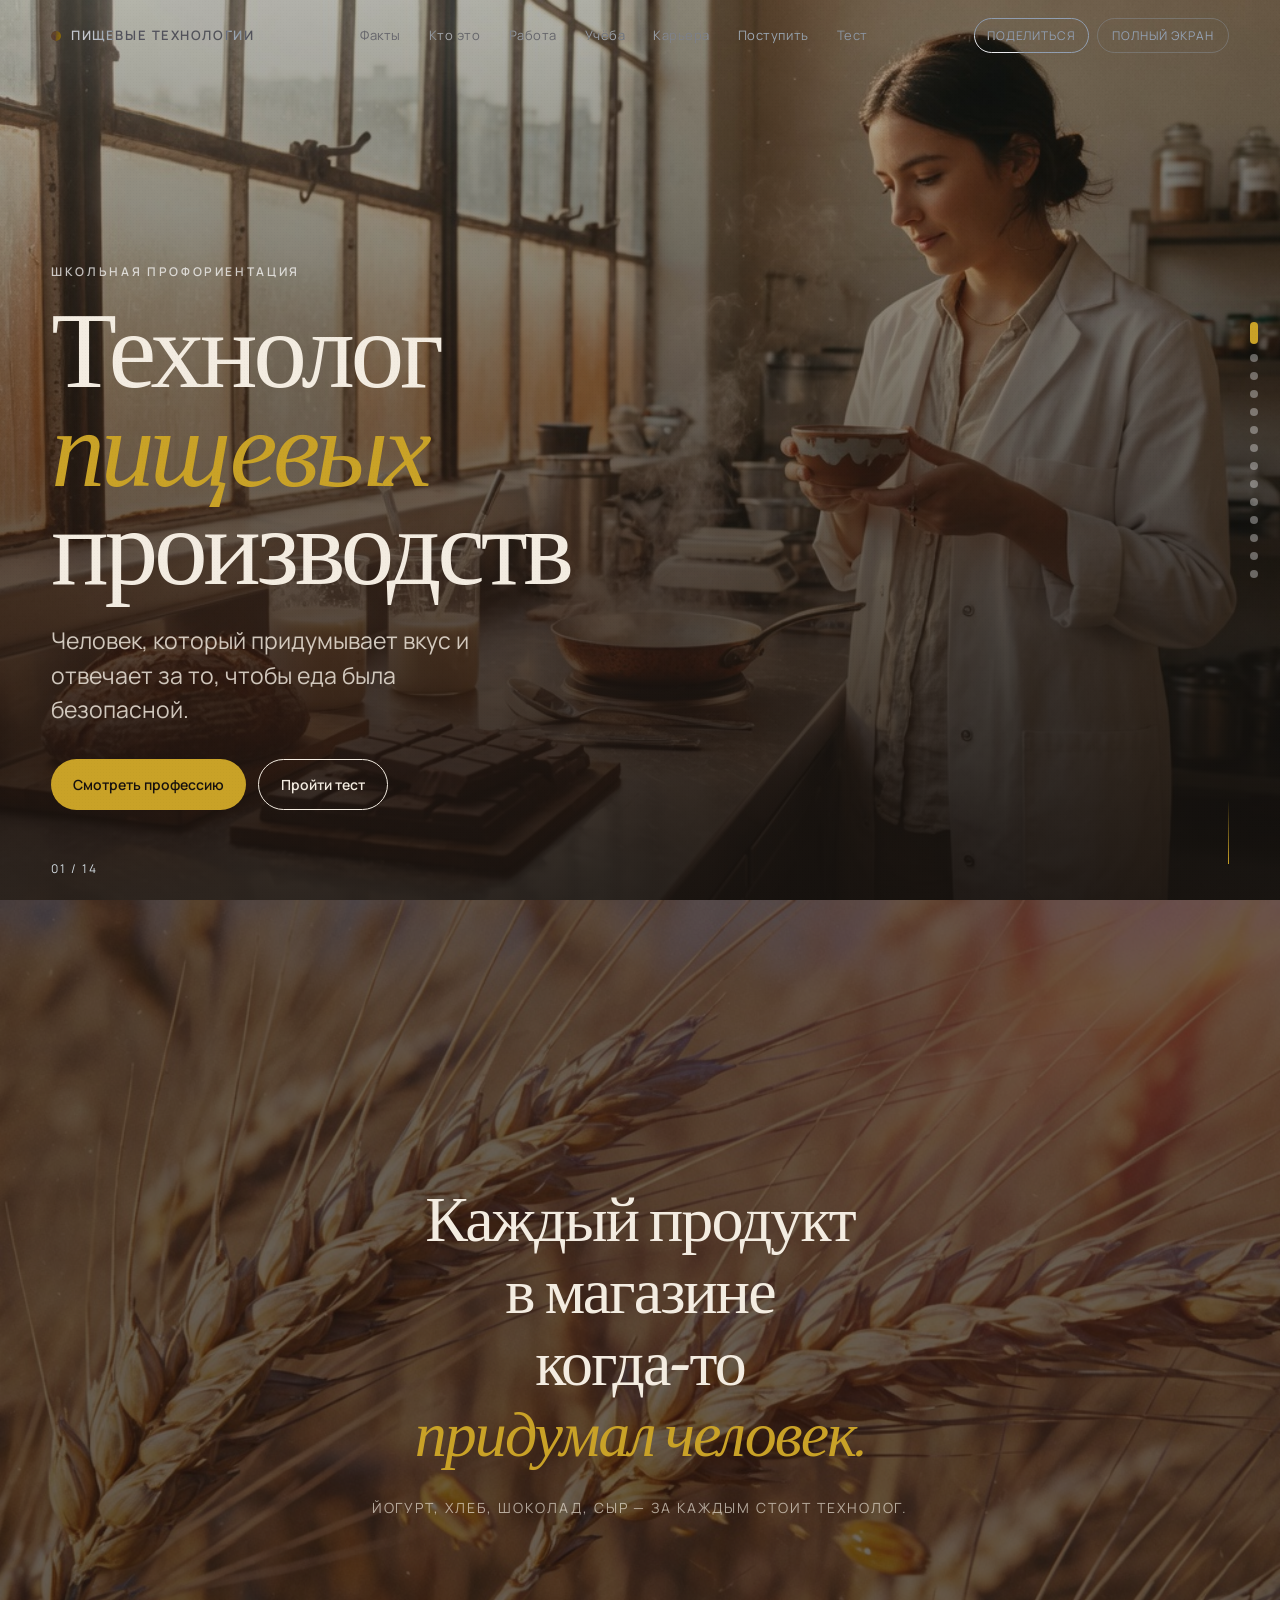
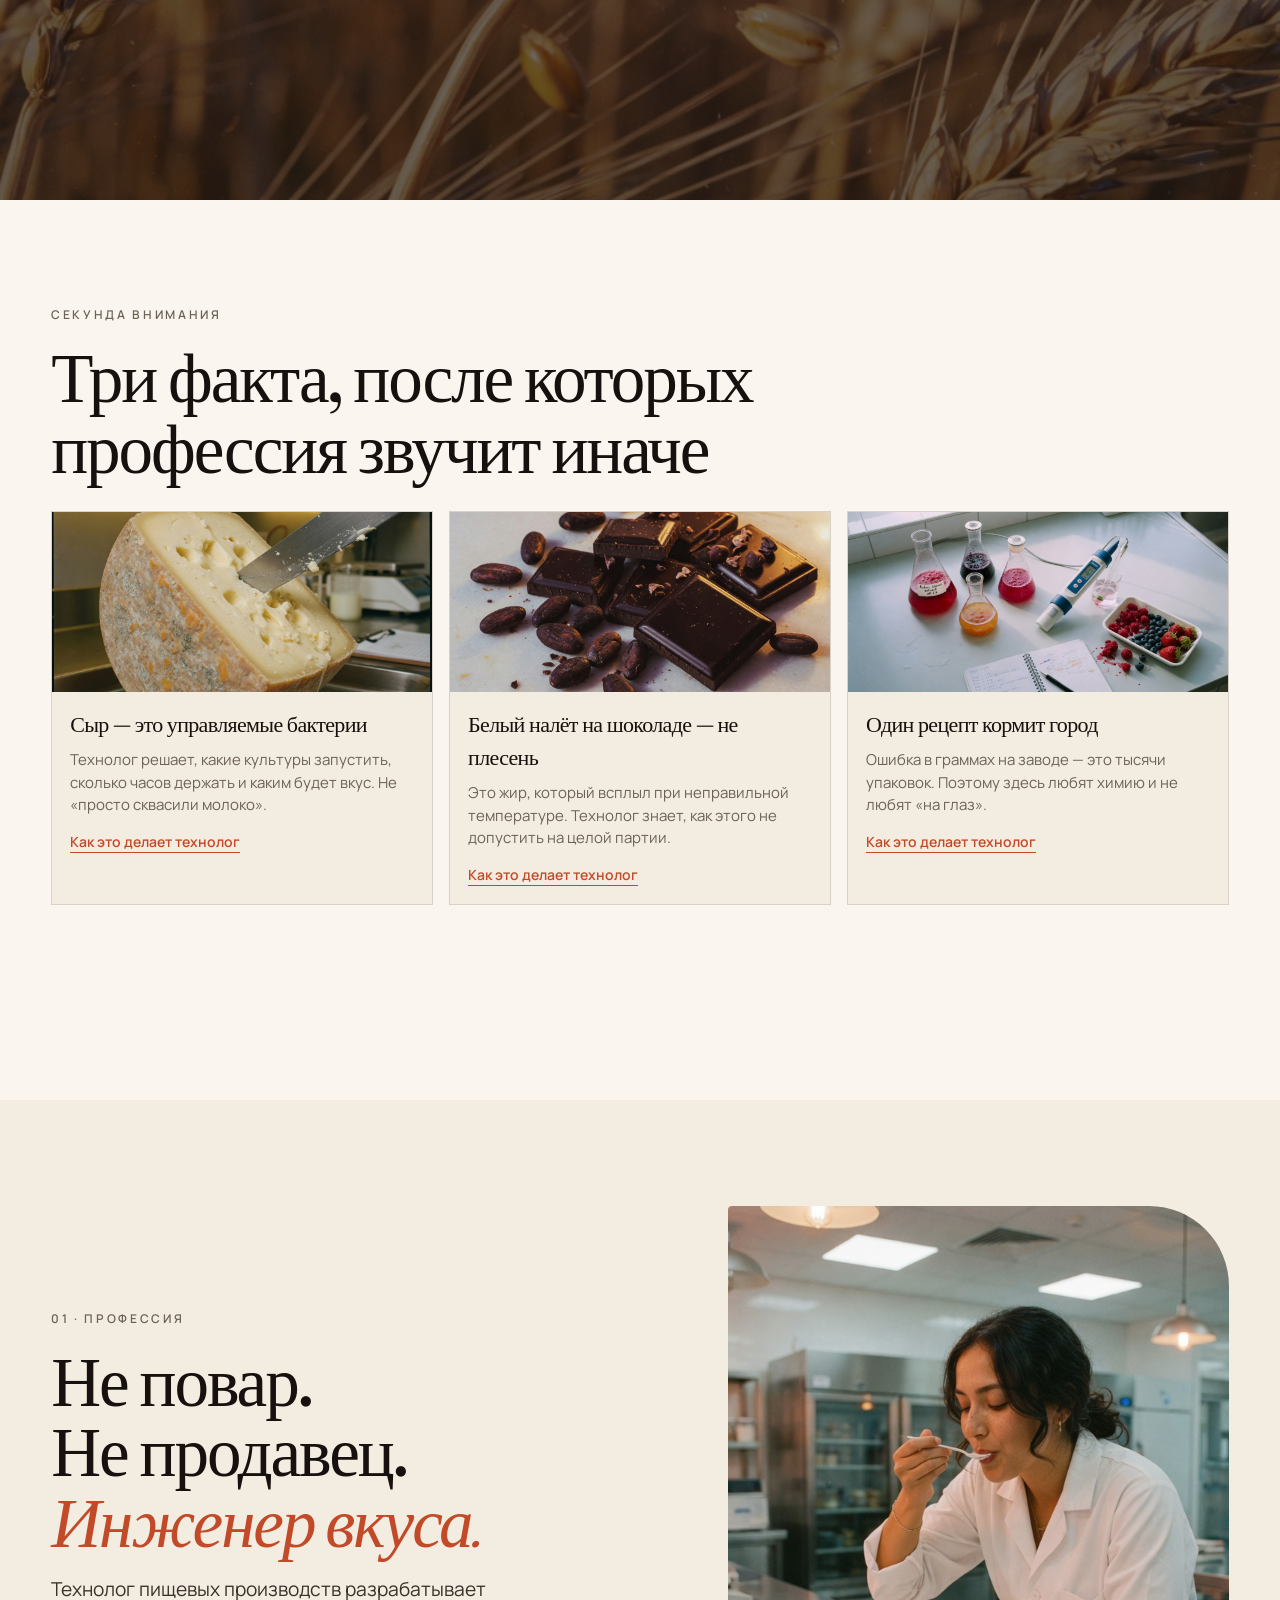
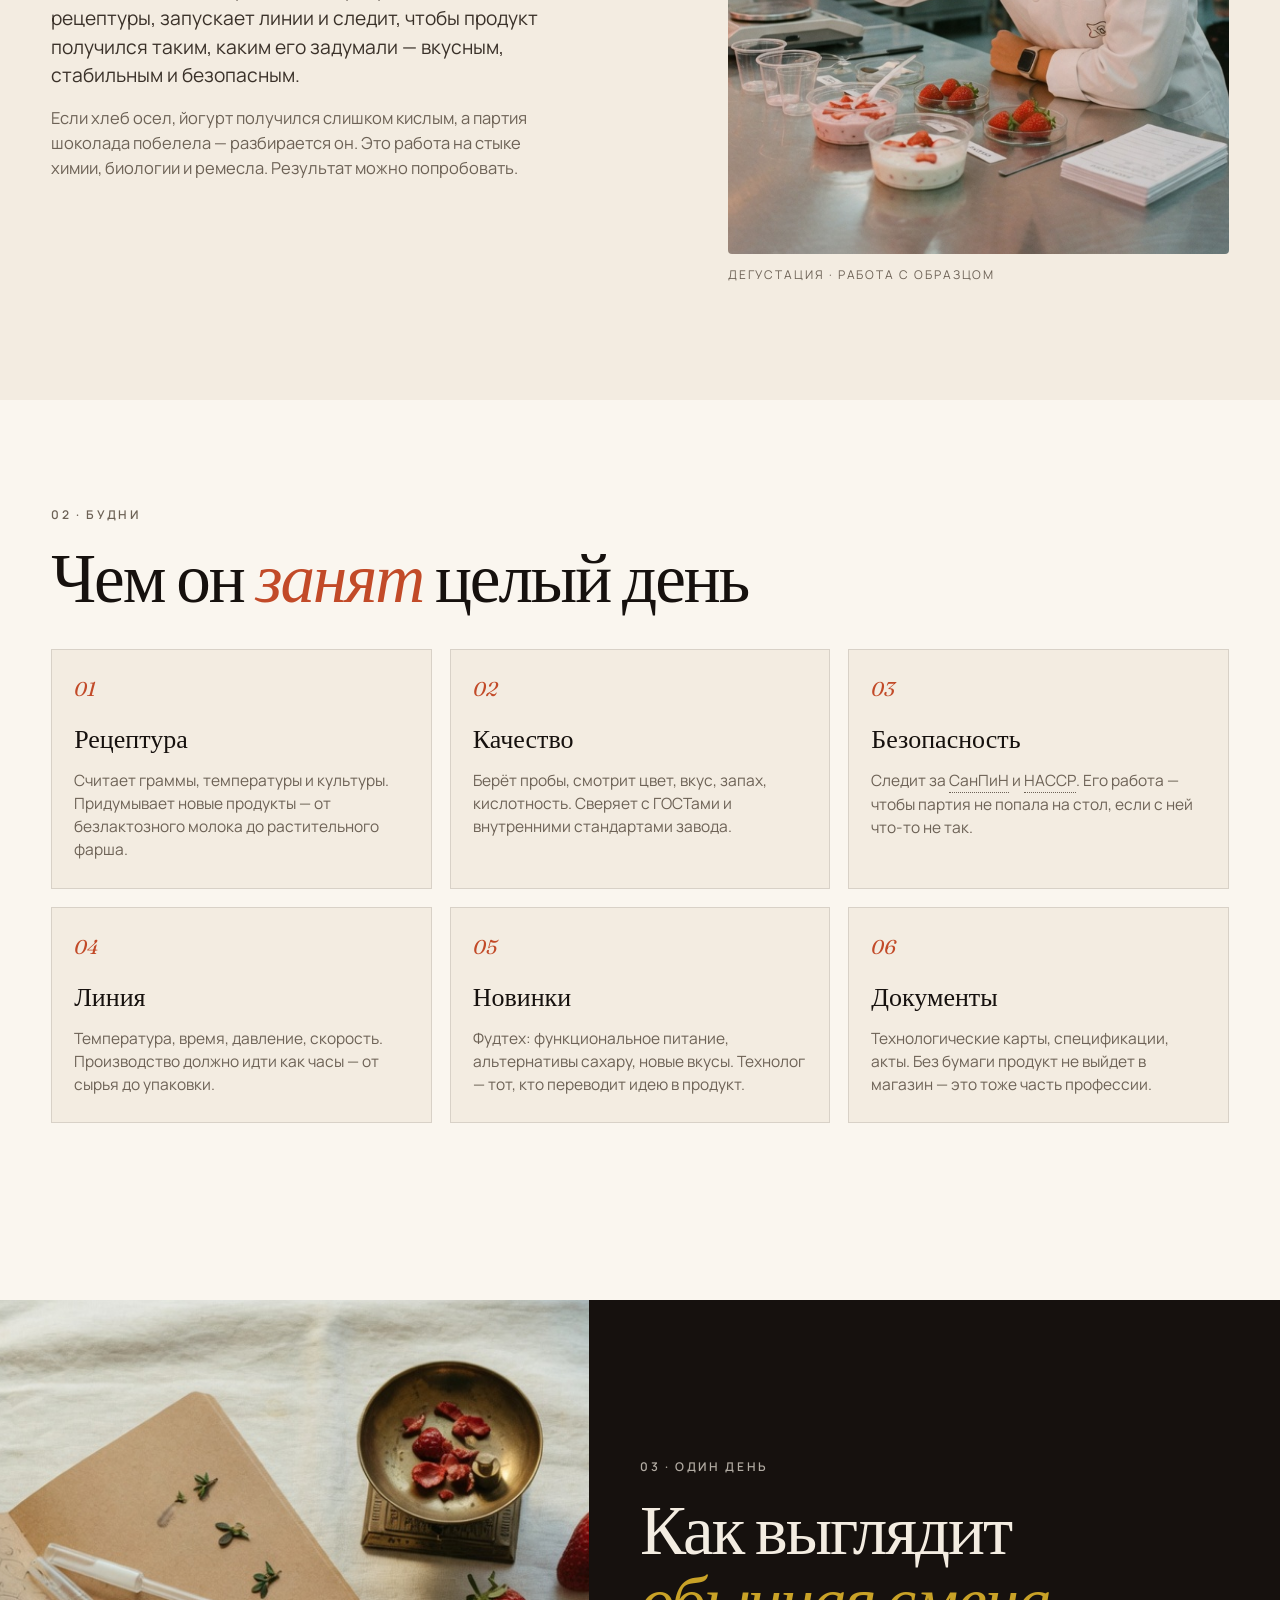
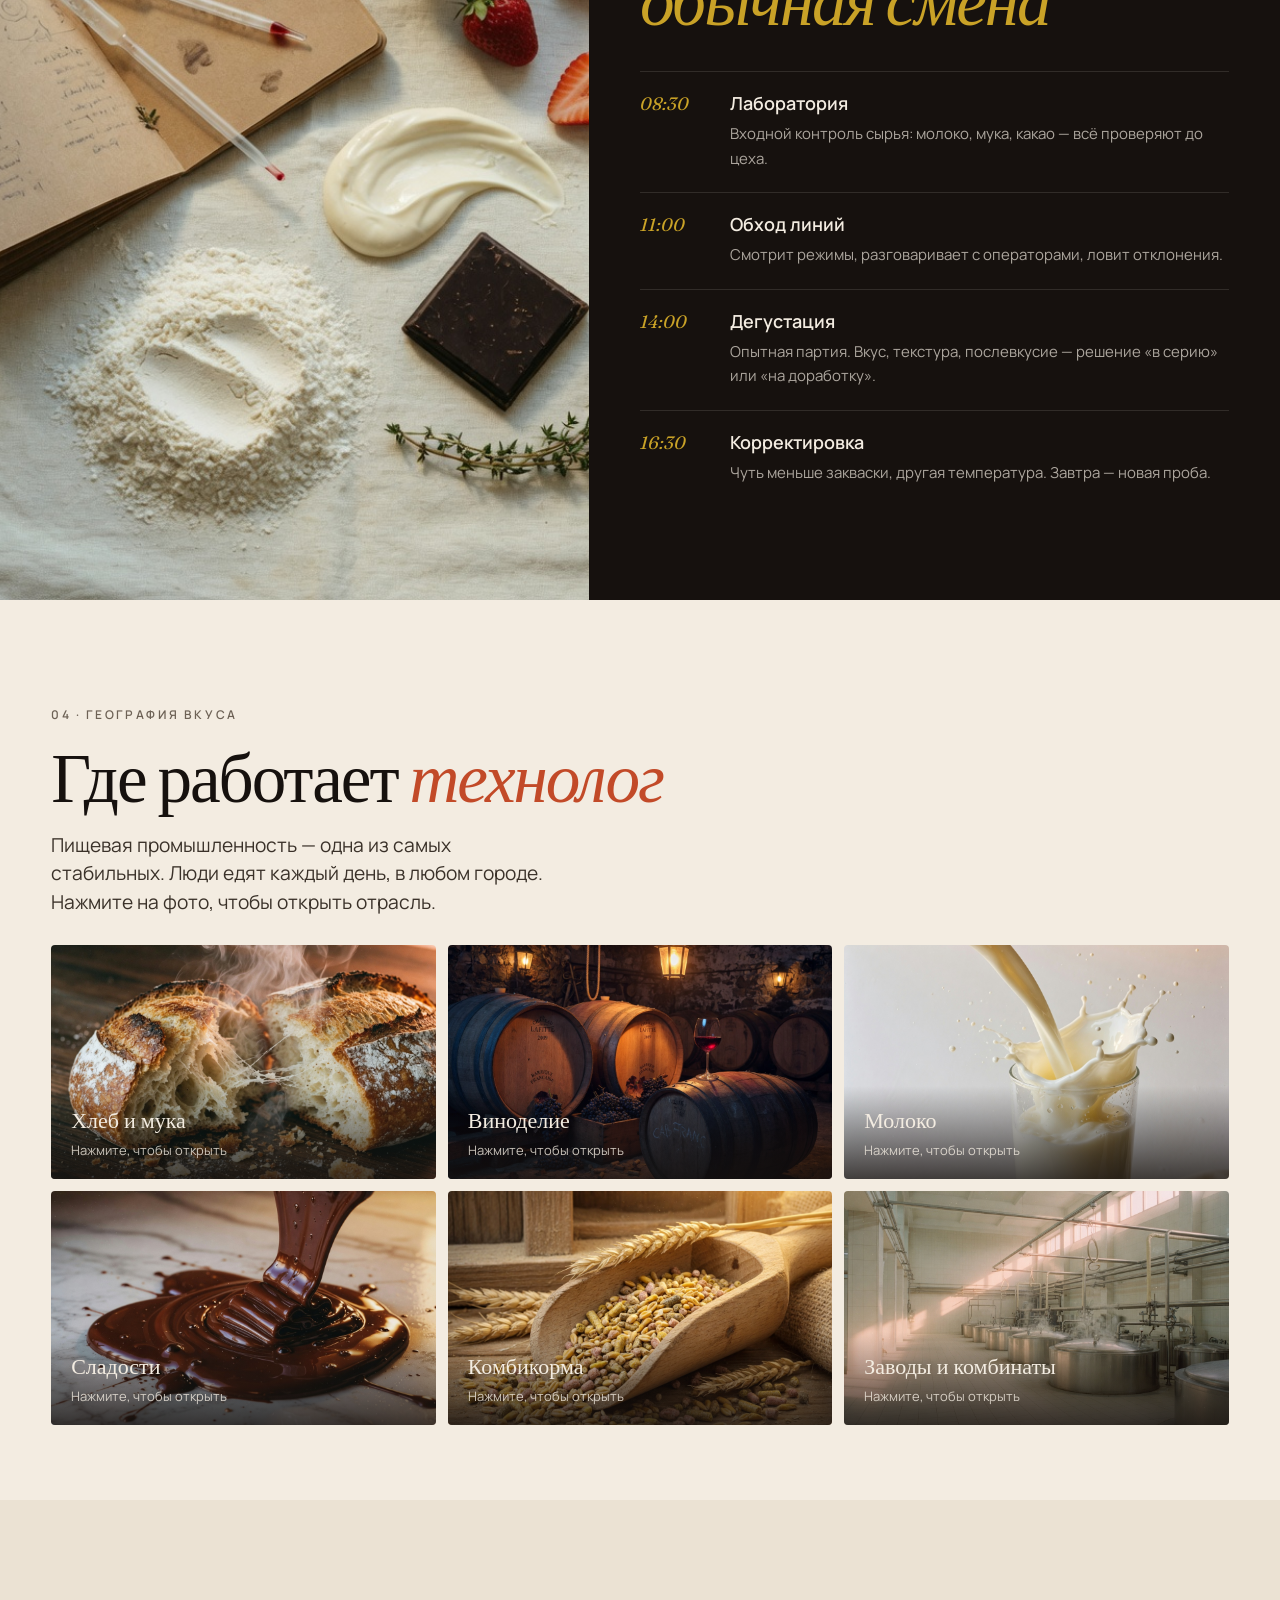
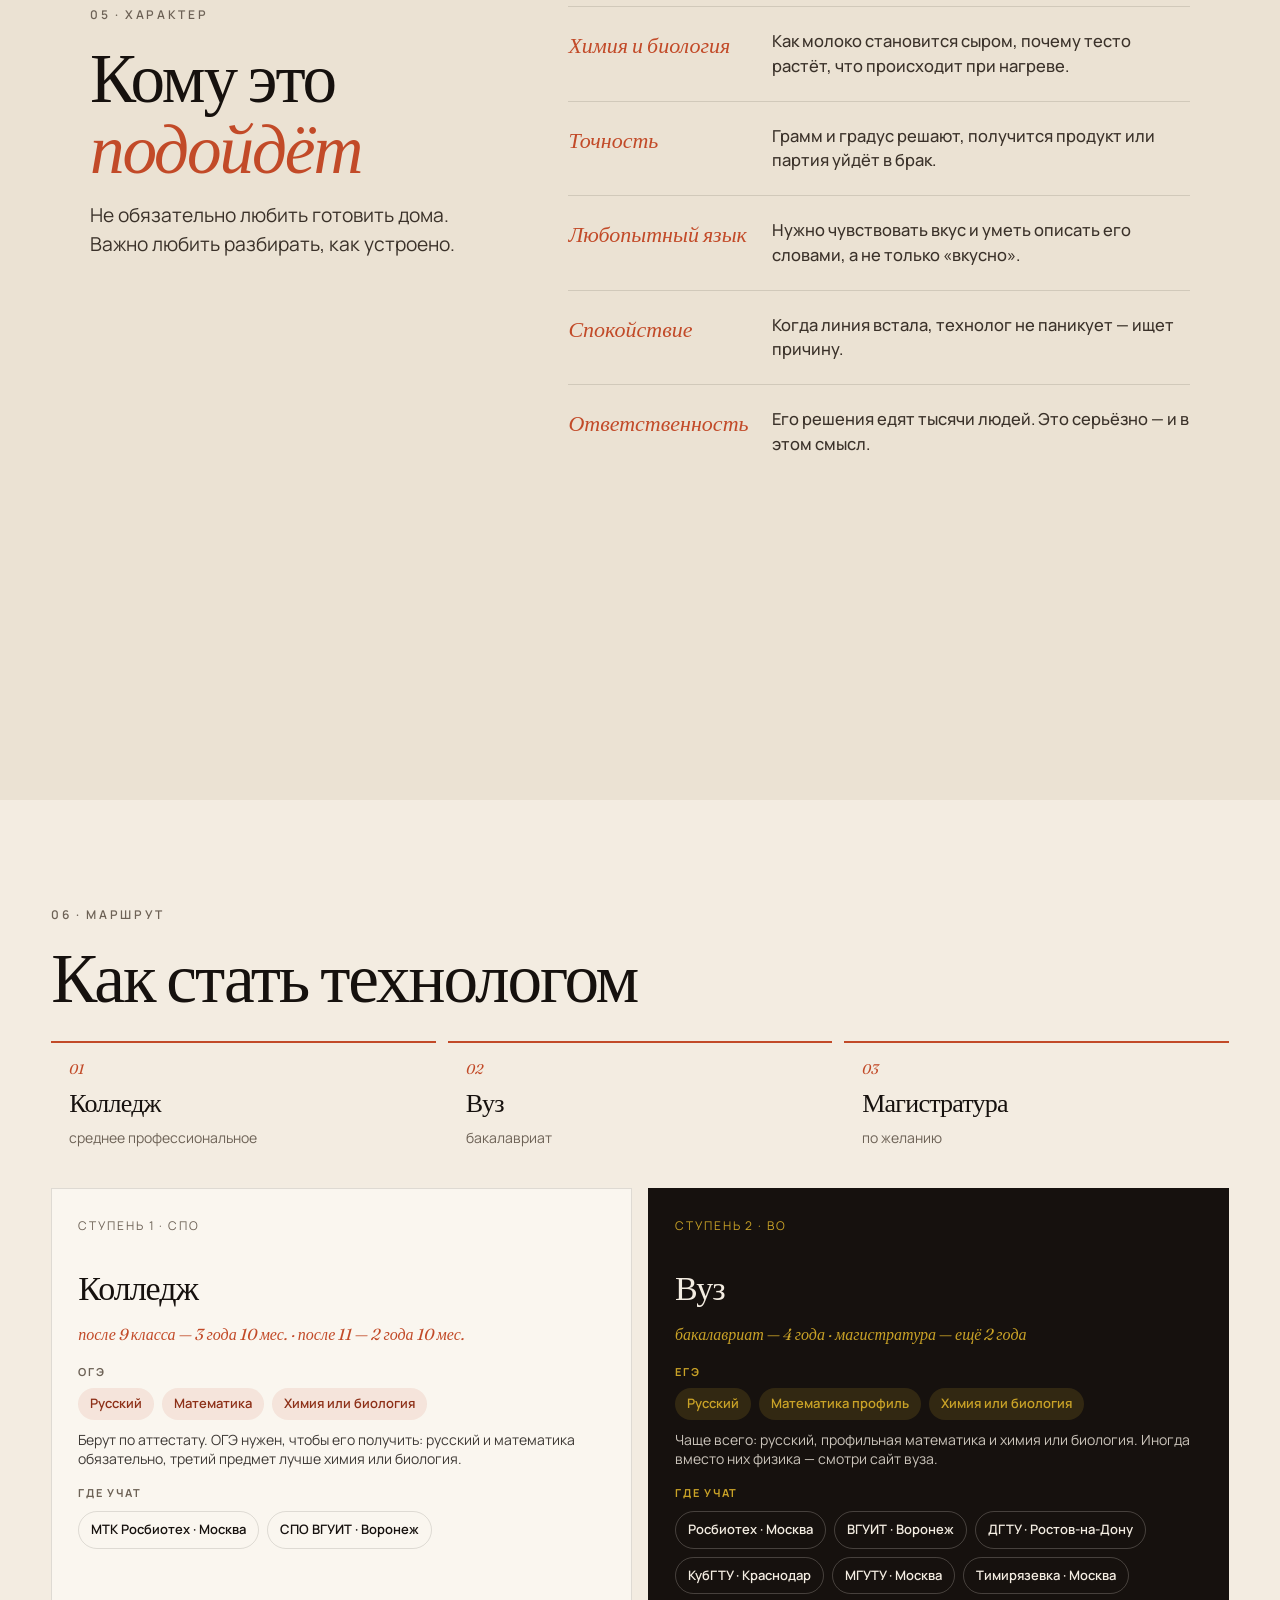
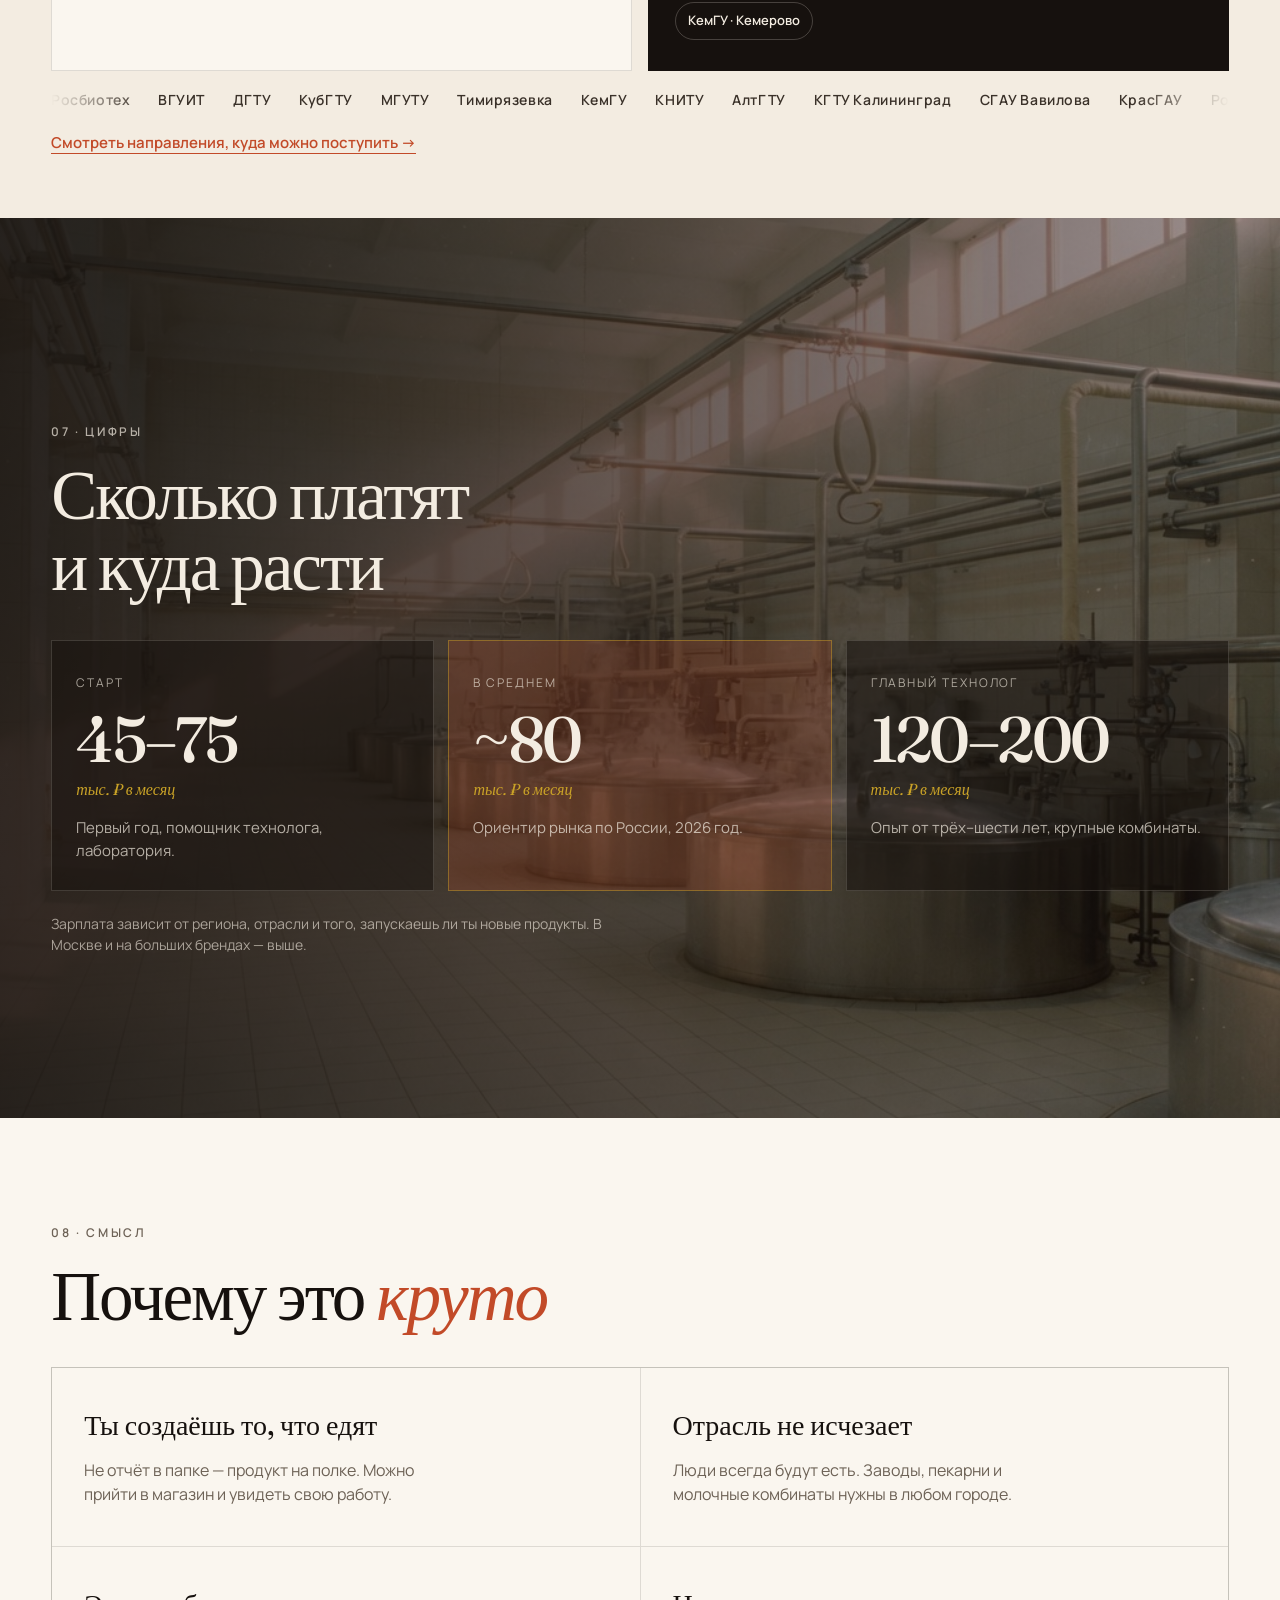
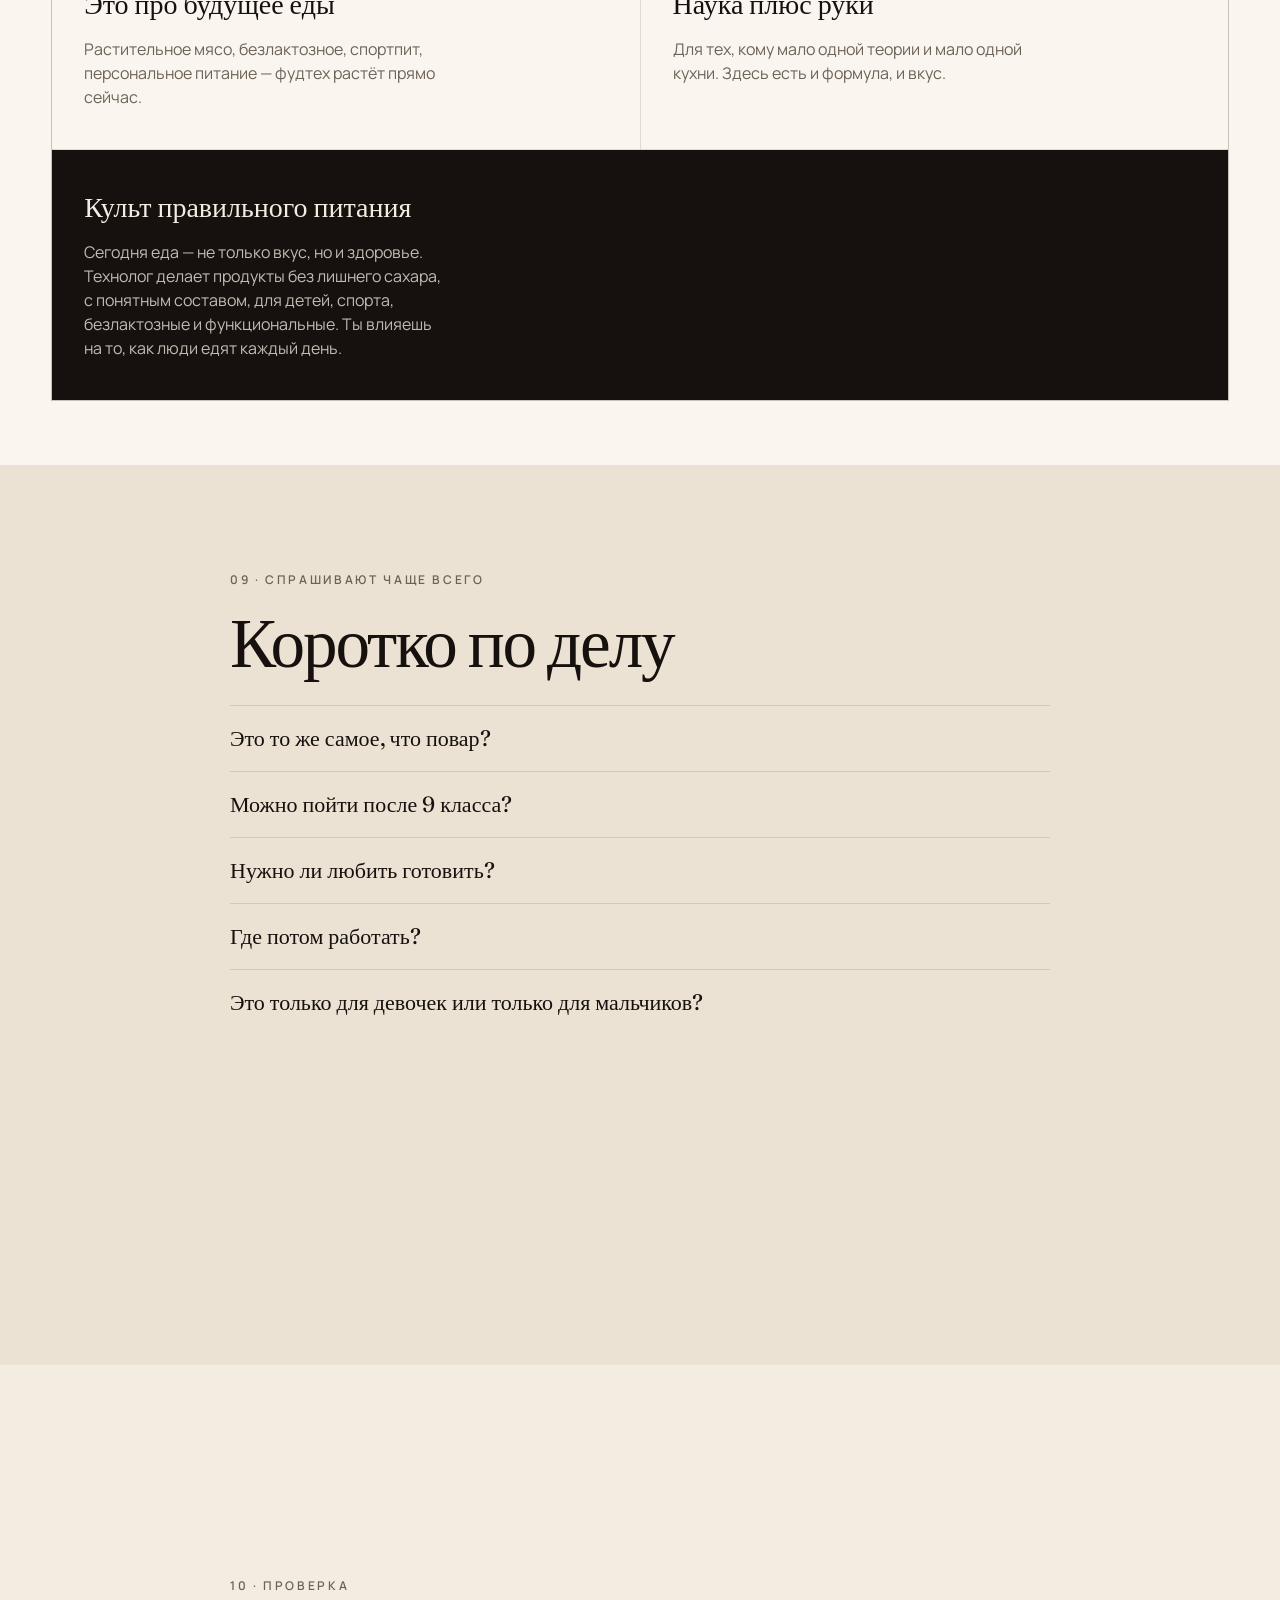
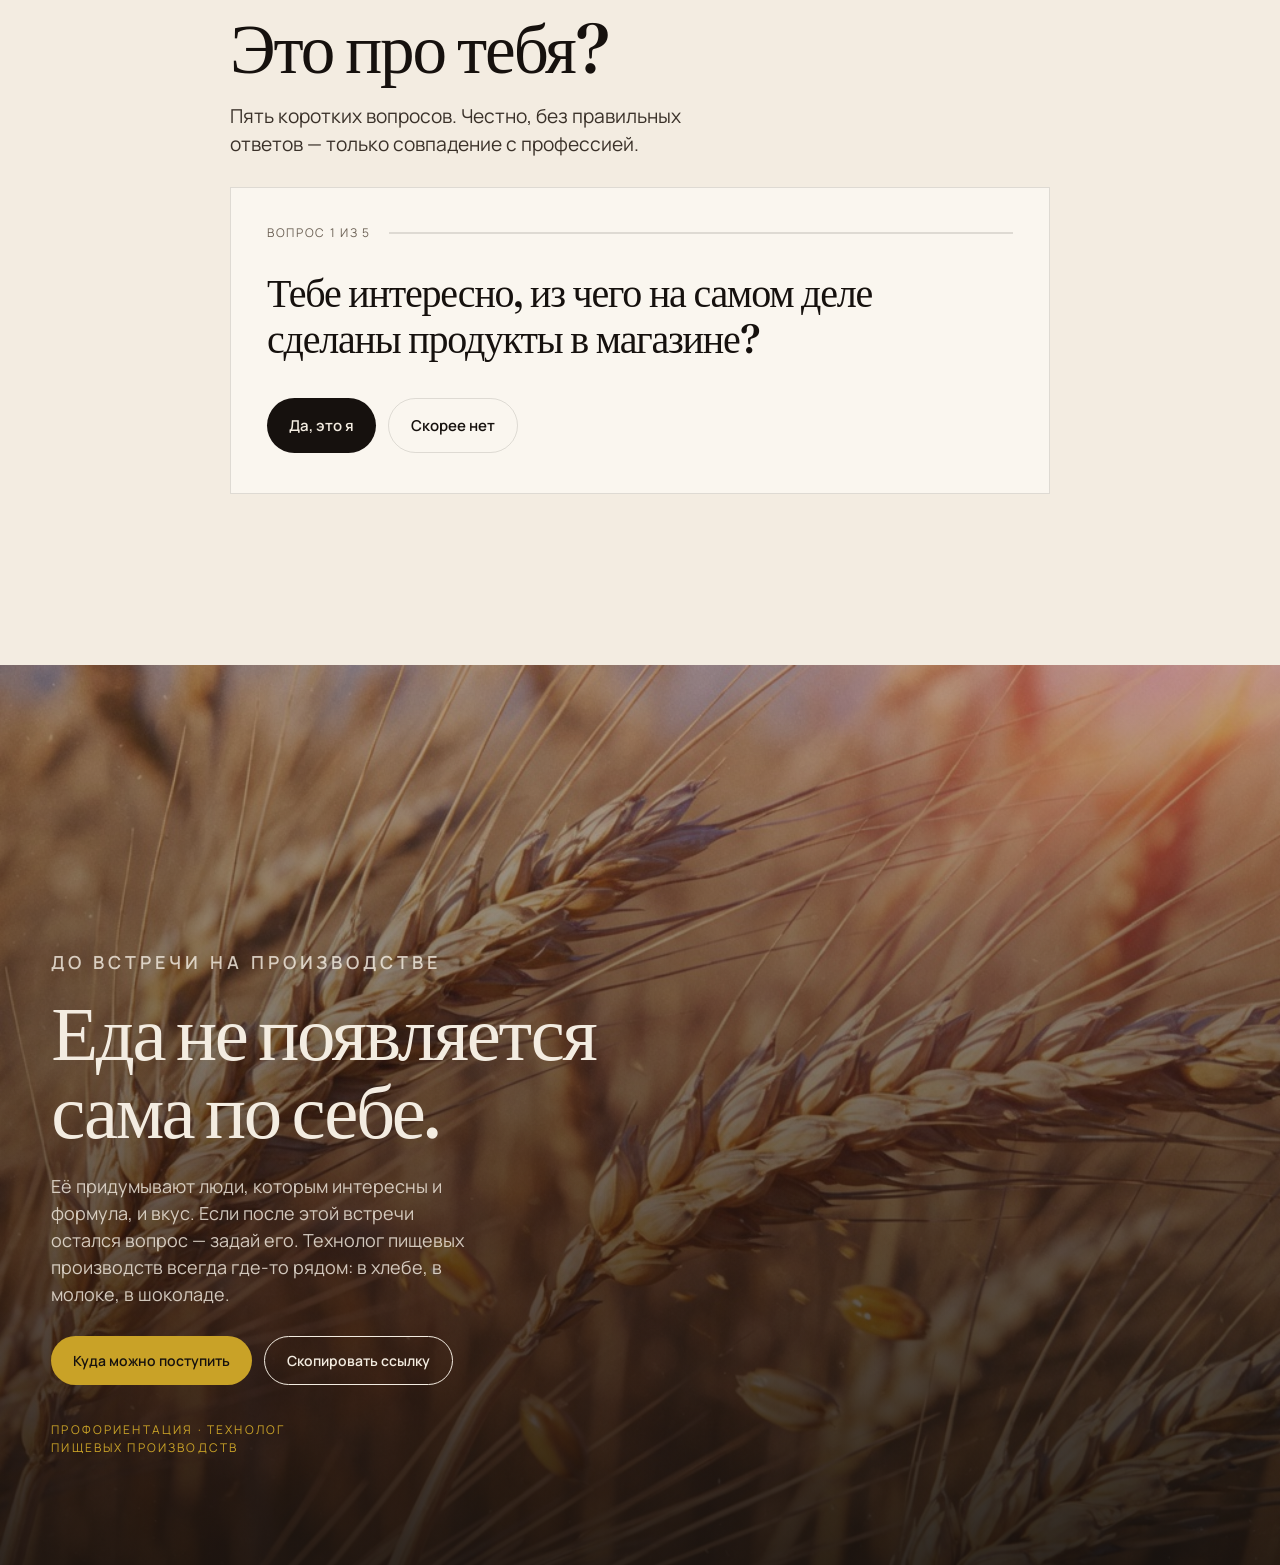
<file: index.html>
<!DOCTYPE html>
<html lang="ru">
<head>
  <meta charset="UTF-8" />
  <meta name="viewport" content="width=device-width, initial-scale=1, viewport-fit=cover" />
  <script>
    (function () {
      var path = location.pathname.replace(/\\/g, "/");
      var base = document.createElement("base");
      if (/\/tehnolog(\/|$)/.test(path)) {
        base.href = "/tehnolog/";
      } else if (path.indexOf("/napravleniya") !== -1) {
        base.href = "../";
      } else {
        return;
      }
      document.head.appendChild(base);
    })();
  </script>
  <style>
    html, body { margin: 0; background: #16110e; color: #f3ece1; }
    .preloader { position: fixed; inset: 0; z-index: 100; background: #16110e; }
    .preloader.is-gone { display: none !important; visibility: hidden !important; }
  </style>
  <title>Технолог пищевых производств — профессия, которая создаёт вкус</title>
  <meta name="description" content="Презентация для школьников: кто такой технолог пищевых производств, чем занимается, где учиться и сколько зарабатывает." />
  <meta property="og:title" content="Технолог пищевых производств" />
  <meta property="og:description" content="Кто придумывает вкус и отвечает за безопасность еды. Презентация для профориентации." />
  <meta property="og:type" content="website" />
  <meta property="og:image" content="https://olegbub07.github.io/tehnolog/images/hero.jpg" />
  <meta name="theme-color" content="#16110e" />
  <link rel="icon" href="data:image/svg+xml,%3Csvg xmlns='http://www.w3.org/2000/svg' viewBox='0 0 64 64'%3E%3Crect width='64' height='64' rx='16' fill='%231A1410'/%3E%3Cpath d='M32 10c1.2 8 4 14 10 18-6 2-10 8-10 18-1.2-8-4-14-10-18 6-2 10-8 10-18z' fill='%23C9A227'/%3E%3C/svg%3E" />
  <link rel="preconnect" href="https://fonts.googleapis.com" />
  <link rel="preconnect" href="https://fonts.gstatic.com" crossorigin />
  <link href="https://fonts.googleapis.com/css2?family=Fraunces:ital,opsz,wght@0,9..144,300;0,9..144,500;0,9..144,600;1,9..144,300;1,9..144,500&family=Manrope:wght@400;500;600;700&display=swap" rel="stylesheet" />
  <link rel="stylesheet" href="css/style.css?v=17" />
</head>
<body>
  <div class="grain" aria-hidden="true"></div>

  <div class="preloader" id="preloader">
    <div class="preloader__mark">
      <svg viewBox="0 0 64 64" width="48" height="48" aria-hidden="true">
        <path d="M32 6c1.4 10 5 17 12 22-7 3-12 10-12 22-1.4-10-5-17-12-22 7-3 12-10 12-22z" fill="currentColor"/>
      </svg>
    </div>
    <p class="preloader__word">Вкус · Наука · Ремесло</p>
  </div>

  <header class="topbar" id="topbar">
    <a class="brand js-nav" href="#hero">
      <span class="brand__mark" aria-hidden="true"></span>
      <span class="brand__name">Пищевые технологии</span>
    </a>
    <nav class="topbar__nav" aria-label="Разделы">
      <a class="js-nav" href="#facts">Факты</a>
      <a class="js-nav" href="#who">Кто это</a>
      <a class="js-nav" href="#work">Работа</a>
      <a class="js-nav" href="#path">Учёба</a>
      <a class="js-nav" href="#pay">Карьера</a>
      <a href="napravleniya/">Поступить</a>
      <a class="js-nav" href="#quiz">Тест</a>
    </nav>
    <div class="topbar__actions">
      <button class="icon-btn" id="shareBtn" type="button" title="Скопировать ссылку">Поделиться</button>
      <button class="btn-ghost" id="fsBtn" type="button">Полный экран</button>
    </div>
  </header>

  <button class="burger" id="menuBtn" type="button" aria-label="Меню" aria-expanded="false">
    <span></span><span></span>
  </button>

  <div class="menu" id="menu" hidden>
    <nav class="menu__nav" aria-label="Мобильное меню">
      <a class="js-nav" href="#hero">Старт</a>
      <a class="js-nav" href="#facts">Факты</a>
      <a class="js-nav" href="#who">Кто это</a>
      <a class="js-nav" href="#work">Чем занят</a>
      <a class="js-nav" href="#where">Где работает</a>
      <a class="js-nav" href="#path">Учёба</a>
      <a class="js-nav" href="#pay">Карьера</a>
      <a href="napravleniya/">Куда поступить</a>
      <a class="js-nav" href="#faq">Вопросы</a>
      <a class="js-nav" href="#quiz">Тест</a>
    </nav>
  </div>

  <div class="progress" aria-hidden="true"><i id="progressBar"></i></div>
  <nav class="dots" id="dots" aria-label="Слайды презентации"></nav>
  <div class="counter" id="counter" aria-live="polite">01 / 14</div>

  <main>
    <section class="slide hero" id="hero" data-title="Старт" data-note="Представьтесь. Спросите класс: кто придумал йогурт на полке магазина?">
      <div class="hero__media">
        <img src="images/hero.jpg" alt="Лаборатория пищевых технологий в тёплом свете" fetchpriority="high" />
        <div class="hero__veil"></div>
      </div>
      <div class="hero__inner">
        <p class="kicker fade">Школьная профориентация</p>
        <h1 class="hero__title fade">
          Технолог<br />
          <em>пищевых</em><br />
          производств
        </h1>
        <p class="hero__lead fade">Человек, который придумывает вкус и отвечает за то, чтобы еда была безопасной.</p>
        <div class="hero__cta fade">
          <a class="btn-solid js-nav" href="#who">Смотреть профессию</a>
          <a class="btn-line js-nav" href="#quiz">Пройти тест</a>
        </div>
      </div>
      <div class="scroll-hint" aria-hidden="true"><span></span></div>
    </section>

    <section class="slide quote-slide" id="quote" data-title="Зацепка" data-note="Пауза. Пусть дочитают. Потом: «за каждым продуктом стоит человек».">
      <div class="quote-slide__bg">
        <img src="images/wheat.jpg" alt="" />
      </div>
      <blockquote class="big-quote">
        <p>Каждый продукт<br />в магазине<br />когда-то<br /><em>придумал человек.</em></p>
        <cite>Йогурт, хлеб, шоколад, сыр — за каждым стоит технолог.</cite>
      </blockquote>
    </section>

    <section class="slide facts" id="facts" data-title="Факты">
      <p class="kicker kicker--dark">Секунда внимания</p>
      <h2>Три факта, после которых<br />профессия звучит иначе</h2>
      <div class="fact-grid">
        <article class="fact-card">
          <img src="images/cheese.jpg" alt="Сыр" loading="lazy" />
          <strong>Сыр — это управляемые бактерии</strong>
          <p>Технолог решает, какие культуры запустить, сколько часов держать и каким будет вкус. Не «просто сквасили молоко».</p>
          <button type="button" class="fact-toggle" aria-expanded="false">Как это делает технолог</button>
          <ol class="fact-steps">
            <li>Проверяет молоко: жир, белок, микробы</li>
            <li>Вносит закваску и держит точную температуру</li>
            <li>Следит за кислотностью, солит, даёт созреть</li>
          </ol>
        </article>
        <article class="fact-card">
          <img src="images/cocoa.jpg" alt="Шоколад" loading="lazy" />
          <strong>Белый налёт на шоколаде — не плесень</strong>
          <p>Это жир, который всплыл при неправильной температуре. Технолог знает, как этого не допустить на целой партии.</p>
          <button type="button" class="fact-toggle" aria-expanded="false">Как это делает технолог</button>
          <ol class="fact-steps">
            <li>Плавит какао-массу и выравнивает температуру</li>
            <li>Темперирует: жир должен застыть «правильно»</li>
            <li>Отливает и охлаждает, иначе появится налёт</li>
          </ol>
        </article>
        <article class="fact-card">
          <img src="images/lab-bench.jpg" alt="Пищевая лаборатория" loading="lazy" />
          <strong>Один рецепт кормит город</strong>
          <p>Ошибка в граммах на заводе — это тысячи упаковок. Поэтому здесь любят химию и не любят «на глаз».</p>
          <button type="button" class="fact-toggle" aria-expanded="false">Как это делает технолог</button>
          <ol class="fact-steps">
            <li>Считает рецептуру на тонны, не на кастрюлю</li>
            <li>Запускает пробную партию и пробует</li>
            <li>Только потом отдаёт линию в серию</li>
          </ol>
        </article>
      </div>
    </section>

    <section class="slide who" id="who" data-title="Кто это" data-note="Подчеркните: это не повар и не продавец. Инженер + химик + дегустатор.">
      <div class="who__grid">
        <div class="who__copy">
          <p class="kicker kicker--dark">01 · Профессия</p>
          <h2>Не повар.<br />Не продавец.<br /><em>Инженер вкуса.</em></h2>
          <p class="lede">Технолог пищевых производств разрабатывает рецептуры, запускает линии и следит, чтобы продукт получился таким, каким его задумали — вкусным, стабильным и безопасным.</p>
          <p class="body">Если хлеб осел, йогурт получился слишком кислым, а партия шоколада побелела — разбирается он. Это работа на стыке химии, биологии и ремесла. Результат можно попробовать.</p>
        </div>
        <figure class="who__photo">
          <img src="images/specialist.jpg" alt="Технолог в лаборатории с образцами" loading="lazy" />
          <figcaption>Дегустация · работа с образцом</figcaption>
        </figure>
      </div>
    </section>

    <section class="slide work" id="work" data-title="Чем занят" data-note="Пройдите 6 карточек. На словах HACCP и СанПиН можно кликнуть — всплывёт пояснение.">
      <div class="work__head">
        <p class="kicker kicker--dark">02 · Будни</p>
        <h2>Чем он <em>занят</em> целый день</h2>
      </div>
      <div class="cards">
        <article class="card">
          <span class="card__n">01</span>
          <h3>Рецептура</h3>
          <p>Считает граммы, температуры и культуры. Придумывает новые продукты — от безлактозного молока до растительного фарша.</p>
        </article>
        <article class="card">
          <span class="card__n">02</span>
          <h3>Качество</h3>
          <p>Берёт пробы, смотрит цвет, вкус, запах, кислотность. Сверяет с ГОСТами и внутренними стандартами завода.</p>
        </article>
        <article class="card">
          <span class="card__n">03</span>
          <h3>Безопасность</h3>
          <p>Следит за <button class="term" type="button" data-tip="Санитарные правила: как мыть руки, хранить сырьё, не допустить микробов на производство.">СанПиН</button> и <button class="term" type="button" data-tip="HACCP — система, где на каждом шаге производства ищут, где еда может стать опасной, и это предотвращают.">HACCP</button>. Его работа — чтобы партия не попала на стол, если с ней что-то не так.</p>
        </article>
        <article class="card">
          <span class="card__n">04</span>
          <h3>Линия</h3>
          <p>Температура, время, давление, скорость. Производство должно идти как часы — от сырья до упаковки.</p>
        </article>
        <article class="card">
          <span class="card__n">05</span>
          <h3>Новинки</h3>
          <p>Фудтех: функциональное питание, альтернативы сахару, новые вкусы. Технолог — тот, кто переводит идею в продукт.</p>
        </article>
        <article class="card">
          <span class="card__n">06</span>
          <h3>Документы</h3>
          <p>Технологические карты, спецификации, акты. Без бумаги продукт не выйдет в магазин — это тоже часть профессии.</p>
        </article>
      </div>
    </section>

    <section class="slide day" id="day" data-title="День" data-note="Сравните с школьным расписанием: у технолога тоже смена с понятными блоками.">
      <div class="day__media">
        <img src="images/still-life.jpg" alt="Натюрморт пищевой лаборатории" loading="lazy" />
      </div>
      <div class="day__copy">
        <p class="kicker kicker--light">03 · Один день</p>
        <h2>Как выглядит<br /><em>обычная смена</em></h2>
        <ol class="timeline">
          <li>
            <time>08:30</time>
            <div>
              <strong>Лаборатория</strong>
              <span>Входной контроль сырья: молоко, мука, какао — всё проверяют до цеха.</span>
            </div>
          </li>
          <li>
            <time>11:00</time>
            <div>
              <strong>Обход линий</strong>
              <span>Смотрит режимы, разговаривает с операторами, ловит отклонения.</span>
            </div>
          </li>
          <li>
            <time>14:00</time>
            <div>
              <strong>Дегустация</strong>
              <span>Опытная партия. Вкус, текстура, послевкусие — решение «в серию» или «на доработку».</span>
            </div>
          </li>
          <li>
            <time>16:30</time>
            <div>
              <strong>Корректировка</strong>
              <span>Чуть меньше закваски, другая температура. Завтра — новая проба.</span>
            </div>
          </li>
        </ol>
      </div>
    </section>

    <section class="slide where" id="where" data-title="Где работает" data-note="Кликните по фото — откроется карточка отрасли. Можно дать кликнуть ученику.">
      <div class="where__head">
        <p class="kicker kicker--dark">04 · География вкуса</p>
        <h2>Где работает <em>технолог</em></h2>
        <p class="lede">Пищевая промышленность — одна из самых стабильных. Люди едят каждый день, в любом городе. Нажмите на фото, чтобы открыть отрасль.</p>
      </div>
      <div class="mosaic">
        <figure class="mosaic__item" data-industry="bread" tabindex="0" role="button">
          <img src="images/bread.jpg" alt="Свежий хлеб" loading="lazy" />
          <figcaption>
            <strong>Хлеб и мука</strong>
            <span>Нажмите, чтобы открыть</span>
          </figcaption>
        </figure>
        <figure class="mosaic__item" data-industry="wine" tabindex="0" role="button">
          <img src="images/wine.jpg" alt="Виноделие" loading="lazy" />
          <figcaption>
            <strong>Виноделие</strong>
            <span>Нажмите, чтобы открыть</span>
          </figcaption>
        </figure>
        <figure class="mosaic__item" data-industry="dairy" tabindex="0" role="button">
          <img src="images/dairy.jpg" alt="Молоко" loading="lazy" />
          <figcaption>
            <strong>Молоко</strong>
            <span>Нажмите, чтобы открыть</span>
          </figcaption>
        </figure>
        <figure class="mosaic__item" data-industry="sweet" tabindex="0" role="button">
          <img src="images/chocolate.jpg" alt="Шоколад" loading="lazy" />
          <figcaption>
            <strong>Сладости</strong>
            <span>Нажмите, чтобы открыть</span>
          </figcaption>
        </figure>
        <figure class="mosaic__item" data-industry="feed" tabindex="0" role="button">
          <img src="images/feed.jpg" alt="Комбикорма" loading="lazy" />
          <figcaption>
            <strong>Комбикорма</strong>
            <span>Нажмите, чтобы открыть</span>
          </figcaption>
        </figure>
        <figure class="mosaic__item" data-industry="plant" tabindex="0" role="button">
          <img src="images/production.jpg" alt="Пищевое производство" loading="lazy" />
          <figcaption>
            <strong>Заводы и комбинаты</strong>
            <span>Нажмите, чтобы открыть</span>
          </figcaption>
        </figure>
      </div>
    </section>

    <section class="slide skills" id="skills" data-title="Качества" data-note="Спросите: кто любит химию? Кто любит готовить? Технологу ближе первое, но пригодится и второе.">
      <div class="skills__inner">
        <div>
          <p class="kicker kicker--dark">05 · Характер</p>
          <h2>Кому это <em>подойдёт</em></h2>
          <p class="lede">Не обязательно любить готовить дома. Важно любить разбирать, как устроено.</p>
        </div>
        <ul class="skill-list">
          <li>
            <span>Химия и биология</span>
            <b>Как молоко становится сыром, почему тесто растёт, что происходит при нагреве.</b>
          </li>
          <li>
            <span>Точность</span>
            <b>Грамм и градус решают, получится продукт или партия уйдёт в брак.</b>
          </li>
          <li>
            <span>Любопытный язык</span>
            <b>Нужно чувствовать вкус и уметь описать его словами, а не только «вкусно».</b>
          </li>
          <li>
            <span>Спокойствие</span>
            <b>Когда линия встала, технолог не паникует — ищет причину.</b>
          </li>
          <li>
            <span>Ответственность</span>
            <b>Его решения едят тысячи людей. Это серьёзно — и в этом смысл.</b>
          </li>
        </ul>
      </div>
    </section>

    <section class="slide path" id="path" data-title="Учёба" data-note="После 9 класса — колледж. После 11 — колледж или вуз. Ступени: колледж, бакалавриат, магистратура.">
      <p class="kicker kicker--dark">06 · Маршрут</p>
      <h2>Как стать технологом</h2>
      <ol class="stages">
        <li>
          <span>01</span>
          <strong>Колледж</strong>
          <em>среднее профессиональное</em>
        </li>
        <li>
          <span>02</span>
          <strong>Вуз</strong>
          <em>бакалавриат</em>
        </li>
        <li>
          <span>03</span>
          <strong>Магистратура</strong>
          <em>по желанию</em>
        </li>
      </ol>
      <div class="path-grid path-grid--two">
        <article class="path-card">
          <p class="path-card__from">Ступень 1 · СПО</p>
          <h3>Колледж</h3>
          <p class="path-card__time">после 9 класса — 3 года 10 мес. · после 11 — 2 года 10 мес.</p>
          <p class="exam-label">ОГЭ</p>
          <ul class="exam-pills">
            <li>Русский</li>
            <li>Математика</li>
            <li>Химия или биология</li>
          </ul>
          <p class="exam-note">Берут по аттестату. ОГЭ нужен, чтобы его получить: русский и математика обязательно, третий предмет лучше химия или биология.</p>
          <p class="exam-label">Где учат</p>
          <div class="edu-links">
            <a href="https://rosbiotech.ru" target="_blank" rel="noopener">МТК Росбиотех · Москва</a>
            <a href="https://www.vsuet.ru" target="_blank" rel="noopener">СПО ВГУИТ · Воронеж</a>
          </div>
        </article>
        <article class="path-card path-card--accent">
          <p class="path-card__from">Ступень 2 · ВО</p>
          <h3>Вуз</h3>
          <p class="path-card__time">бакалавриат — 4 года · магистратура — ещё 2 года</p>
          <p class="exam-label">ЕГЭ</p>
          <ul class="exam-pills">
            <li>Русский</li>
            <li>Математика профиль</li>
            <li>Химия или биология</li>
          </ul>
          <p class="exam-note">Чаще всего: русский, профильная математика и химия или биология. Иногда вместо них физика — смотри сайт вуза.</p>
          <p class="exam-label">Где учат</p>
          <div class="edu-links">
            <a href="https://rosbiotech.ru" target="_blank" rel="noopener">Росбиотех · Москва</a>
            <a href="https://www.vsuet.ru" target="_blank" rel="noopener">ВГУИТ · Воронеж</a>
            <a href="https://donstu.ru" target="_blank" rel="noopener">ДГТУ · Ростов-на-Дону</a>
            <a href="https://www.kubstu.ru" target="_blank" rel="noopener">КубГТУ · Краснодар</a>
            <a href="https://mgutm.ru" target="_blank" rel="noopener">МГУТУ · Москва</a>
            <a href="https://www.timacad.ru" target="_blank" rel="noopener">Тимирязевка · Москва</a>
            <a href="https://kemsu.ru" target="_blank" rel="noopener">КемГУ · Кемерово</a>
          </div>
        </article>
      </div>
      <div class="uni-ticker" aria-label="Вузы России">
        <div class="uni-ticker__track">
          <a href="https://rosbiotech.ru" target="_blank" rel="noopener">Росбиотех</a>
          <a href="https://www.vsuet.ru" target="_blank" rel="noopener">ВГУИТ</a>
          <a href="https://donstu.ru" target="_blank" rel="noopener">ДГТУ</a>
          <a href="https://www.kubstu.ru" target="_blank" rel="noopener">КубГТУ</a>
          <a href="https://mgutm.ru" target="_blank" rel="noopener">МГУТУ</a>
          <a href="https://www.timacad.ru" target="_blank" rel="noopener">Тимирязевка</a>
          <a href="https://kemsu.ru" target="_blank" rel="noopener">КемГУ</a>
          <a href="https://www.kstu.ru" target="_blank" rel="noopener">КНИТУ</a>
          <a href="https://www.altstu.ru" target="_blank" rel="noopener">АлтГТУ</a>
          <a href="https://klgtu.ru" target="_blank" rel="noopener">КГТУ Калининград</a>
          <a href="https://www.sgau.ru" target="_blank" rel="noopener">СГАУ Вавилова</a>
          <a href="https://www.kgau.ru" target="_blank" rel="noopener">КрасГАУ</a>
          <a href="https://rosbiotech.ru" target="_blank" rel="noopener">Росбиотех</a>
          <a href="https://www.vsuet.ru" target="_blank" rel="noopener">ВГУИТ</a>
          <a href="https://donstu.ru" target="_blank" rel="noopener">ДГТУ</a>
          <a href="https://www.kubstu.ru" target="_blank" rel="noopener">КубГТУ</a>
          <a href="https://mgutm.ru" target="_blank" rel="noopener">МГУТУ</a>
          <a href="https://www.timacad.ru" target="_blank" rel="noopener">Тимирязевка</a>
          <a href="https://kemsu.ru" target="_blank" rel="noopener">КемГУ</a>
          <a href="https://www.kstu.ru" target="_blank" rel="noopener">КНИТУ</a>
          <a href="https://www.altstu.ru" target="_blank" rel="noopener">АлтГТУ</a>
          <a href="https://klgtu.ru" target="_blank" rel="noopener">КГТУ Калининград</a>
          <a href="https://www.sgau.ru" target="_blank" rel="noopener">СГАУ Вавилова</a>
          <a href="https://www.kgau.ru" target="_blank" rel="noopener">КрасГАУ</a>
        </div>
      </div>
      <p class="path-note">
        <a href="napravleniya/">Смотреть направления, куда можно поступить →</a>
      </p>
    </section>

    <section class="slide pay" id="pay" data-title="Карьера" data-note="Цифры ориентировочные по России, 2026. В регионах меньше, в Москве и на брендах — больше.">
      <div class="pay__bg">
        <img src="images/production.jpg" alt="" loading="lazy" />
      </div>
      <div class="pay__inner">
        <p class="kicker kicker--light">07 · Цифры</p>
        <h2>Сколько платят<br />и куда расти</h2>
        <div class="pay-row">
          <article>
            <span>Старт</span>
            <strong>45–75</strong>
            <em>тыс. ₽ в месяц</em>
            <p>Первый год, помощник технолога, лаборатория.</p>
          </article>
          <article class="is-main">
            <span>В среднем</span>
            <strong>~80</strong>
            <em>тыс. ₽ в месяц</em>
            <p>Ориентир рынка по России, 2026 год.</p>
          </article>
          <article>
            <span>Главный технолог</span>
            <strong>120–200</strong>
            <em>тыс. ₽ в месяц</em>
            <p>Опыт от трёх–шести лет, крупные комбинаты.</p>
          </article>
        </div>
        <p class="pay-foot">Зарплата зависит от региона, отрасли и того, запускаешь ли ты новые продукты. В Москве и на больших брендах — выше.</p>
      </div>
    </section>

    <section class="slide why" id="why" data-title="Зачем" data-note="Смысл профессии для подростков: видимый результат, стабильная отрасль, будущее еды.">
      <p class="kicker kicker--dark">08 · Смысл</p>
      <h2>Почему это <em>круто</em></h2>
      <div class="why-grid">
        <article>
          <h3>Ты создаёшь то, что едят</h3>
          <p>Не отчёт в папке — продукт на полке. Можно прийти в магазин и увидеть свою работу.</p>
        </article>
        <article>
          <h3>Отрасль не исчезает</h3>
          <p>Люди всегда будут есть. Заводы, пекарни и молочные комбинаты нужны в любом городе.</p>
        </article>
        <article>
          <h3>Это про будущее еды</h3>
          <p>Растительное мясо, безлактозное, спортпит, персональное питание — фудтех растёт прямо сейчас.</p>
        </article>
        <article>
          <h3>Наука плюс руки</h3>
          <p>Для тех, кому мало одной теории и мало одной кухни. Здесь есть и формула, и вкус.</p>
        </article>
        <article class="why-grid__feature">
          <h3>Культ правильного питания</h3>
          <p>Сегодня еда — не только вкус, но и здоровье. Технолог делает продукты без лишнего сахара, с понятным составом, для детей, спорта, безлактозные и функциональные. Ты влияешь на то, как люди едят каждый день.</p>
        </article>
      </div>
    </section>

    <section class="slide faq" id="faq" data-title="Вопросы" data-note="Откройте 1–2 вопроса голосом класса. Остальное можно оставить на самостоятельный клик.">
      <p class="kicker kicker--dark">09 · Спрашивают чаще всего</p>
      <h2>Коротко по делу</h2>
      <div class="faq-list" id="faqList">
        <details>
          <summary>Это то же самое, что повар?</summary>
          <p>Нет. Повар готовит блюдо здесь и сейчас. Технолог придумывает, как сделать тонны одинакового продукта — безопасно, вкусно и по рецептуре. На заводе он ближе к инженеру, чем к кухне ресторана.</p>
        </details>
        <details>
          <summary>Можно пойти после 9 класса?</summary>
          <p>Да. Колледж, около 3 лет 10 месяцев, квалификация «техник-технолог». После 11 класса путь короче: колледж около 2 лет 10 месяцев или вуз 4 года.</p>
        </details>
        <details>
          <summary>Нужно ли любить готовить?</summary>
          <p>Не обязательно. Важнее химия, аккуратность и интерес к тому, как еда устроена. Любить вкус — плюс, но это не кулинарный кружок.</p>
        </details>
        <details>
          <summary>Где потом работать?</summary>
          <p>Хлебозаводы, молочные комбинаты, кондитерские фабрики, виноделие, комбикормовые заводы, мясопереработка, напитки, общепит, лаборатории качества и отделы новых продуктов.</p>
        </details>
        <details>
          <summary>Это только для девочек или только для мальчиков?</summary>
          <p>Ни то ни другое. На производстве и в лабораториях работают и те и другие. Решают голова, вкус и ответственность, а не пол.</p>
        </details>
      </div>
    </section>

    <section class="slide quiz" id="quiz" data-title="Тест" data-note="Дайте пройти 2–3 ученикам вслух или всем с телефона по ссылке. Клавиши 1 — да, 2 — нет.">
      <div class="quiz__inner">
        <p class="kicker kicker--dark">10 · Проверка</p>
        <h2>Это про тебя?</h2>
        <p class="lede">Пять коротких вопросов. Честно, без правильных ответов — только совпадение с профессией.</p>

        <div id="quizCard" class="quiz-card">
          <div class="quiz-card__top">
            <span id="quizStep">Вопрос 1 из 5</span>
            <div class="quiz-bar"><i id="quizBar"></i></div>
          </div>
          <p class="quiz-q" id="quizQ"></p>
          <div class="quiz-actions">
            <button type="button" class="btn-yes" data-val="1">Да, это я</button>
            <button type="button" class="btn-no" data-val="0">Скорее нет</button>
          </div>
        </div>

        <div id="quizResult" class="quiz-result" hidden>
          <p class="quiz-result__n" id="quizScore"></p>
          <h3 id="quizTitle"></h3>
          <p id="quizText"></p>
          <div class="schools">
            <p class="schools__label">Где этому учат в России</p>
            <div class="schools__row">
              <a href="https://rosbiotech.ru" target="_blank" rel="noopener">Росбиотех<span>Москва · вуз и колледж</span></a>
              <a href="https://www.vsuet.ru" target="_blank" rel="noopener">ВГУИТ<span>Воронеж · вуз и СПО</span></a>
              <a href="https://donstu.ru" target="_blank" rel="noopener">ДГТУ<span>Ростов-на-Дону · вуз</span></a>
              <a href="https://www.kubstu.ru" target="_blank" rel="noopener">КубГТУ<span>Краснодар · вуз</span></a>
              <a href="https://mgutm.ru" target="_blank" rel="noopener">МГУТУ<span>Москва · вуз</span></a>
              <a href="https://www.timacad.ru" target="_blank" rel="noopener">Тимирязевка<span>Москва · вуз</span></a>
              <a href="https://kemsu.ru" target="_blank" rel="noopener">КемГУ<span>Кемерово · вуз</span></a>
            </div>
            <a class="schools__all" href="napravleniya/">Все направления и коды специальностей →</a>
          </div>
          <div class="quiz-result__actions">
            <button type="button" class="btn-reset" id="quizReset">Пройти ещё раз</button>
          </div>
        </div>
      </div>
    </section>

    <section class="slide finale" id="finale" data-title="Финал" data-note="Поблагодарите. Оставьте ссылку на сайте — пусть откроют дома. Кнопка «Поделиться» копирует адрес.">
      <div class="finale__media">
        <img src="images/wheat.jpg" alt="" loading="lazy" />
        <div class="finale__veil"></div>
      </div>
      <div class="finale__copy">
        <p class="kicker">До встречи на производстве</p>
        <h2>Еда не появляется<br />сама по себе.</h2>
        <p>Её придумывают люди, которым интересны и формула, и вкус. Если после этой встречи остался вопрос — задай его. Технолог пищевых производств всегда где-то рядом: в хлебе, в молоке, в шоколаде.</p>
        <div class="finale__actions">
          <a class="btn-solid" href="napravleniya/">Куда можно поступить</a>
          <button type="button" class="btn-line" id="copyLinkBtn">Скопировать ссылку</button>
        </div>
        <p class="finale__sign">Профориентация · Технолог пищевых производств</p>
      </div>
    </section>
  </main>

  <aside class="drawer" id="drawer" hidden>
    <button class="drawer__close" id="drawerClose" type="button" aria-label="Закрыть">×</button>
    <p class="kicker kicker--dark" id="drawerKicker">Отрасль</p>
    <h3 id="drawerTitle"></h3>
    <p id="drawerText"></p>
    <p class="exam-label" id="drawerStepsLabel" hidden>Ход процесса</p>
    <ol id="drawerSteps" class="drawer-steps"></ol>
    <ul id="drawerList"></ul>
  </aside>
  <div class="backdrop" id="backdrop" hidden></div>

  <div class="tip" id="tip" hidden></div>
  <div class="toast" id="toast" hidden></div>

  <script src="js/app.js?v=17"></script>
  <script>
    (function () {
      function hideBoot() {
        var p = document.getElementById("preloader");
        var t = document.getElementById("topbar");
        if (p) p.classList.add("is-gone");
        if (t) t.classList.add("is-on");
      }
      document.addEventListener("DOMContentLoaded", function () { setTimeout(hideBoot, 300); });
      window.addEventListener("load", hideBoot);
      setTimeout(hideBoot, 1200);
    })();
  </script>
</body>
</html>
</file>
<file: css/style.css>
:root {
  --cream: #f3ece1;
  --paper: #ebe2d3;
  --foam: #faf6ef;
  --ink: #16110e;
  --ink-soft: #3a3129;
  --muted: #6d6256;
  --line: rgba(22, 17, 14, 0.12);
  --terracotta: #c24a28;
  --terracotta-deep: #8d3018;
  --honey: #c9a227;
  --sage: #5b6b4a;
  --serif: "Fraunces", "Times New Roman", serif;
  --sans: "Manrope", "Segoe UI", sans-serif;
  --ease: cubic-bezier(0.22, 1, 0.36, 1);
  --pad: clamp(20px, 4vw, 72px);
}

*,
*::before,
*::after {
  box-sizing: border-box;
  margin: 0;
  padding: 0;
}

html {
  scroll-behavior: smooth;
  background: var(--ink);
}

@media (min-width: 981px) {
  html {
    scroll-snap-type: y mandatory;
  }
}

html.reduce-motion {
  scroll-behavior: auto;
}

body {
  font-family: var(--sans);
  color: var(--ink);
  background: var(--cream);
  line-height: 1.5;
  overflow-x: clip;
  text-rendering: optimizeLegibility;
  -webkit-font-smoothing: antialiased;
}

img {
  max-width: 100%;
  display: block;
}

button,
a {
  font-family: inherit;
}

.grain {
  pointer-events: none;
  position: fixed;
  inset: 0;
  z-index: 80;
  opacity: 0.04;
  background-image: radial-gradient(rgba(22, 17, 14, 0.35) 0.5px, transparent 0.6px);
  background-size: 3px 3px;
}

@media (max-width: 980px), (hover: none) {
  .grain {
    display: none;
  }
}

/* Preloader */
.preloader {
  position: fixed;
  inset: 0;
  z-index: 100;
  background: var(--ink);
  color: var(--cream);
  display: grid;
  place-items: center;
  gap: 18px;
  transition: opacity 0.8s var(--ease), visibility 0.8s;
}

.preloader.is-gone {
  opacity: 0;
  visibility: hidden;
}

.preloader__mark {
  color: var(--honey);
  animation: pulse 1.6s var(--ease) infinite;
}

.preloader__word {
  font-family: var(--serif);
  font-style: italic;
  font-weight: 300;
  letter-spacing: 0.18em;
  font-size: 13px;
  text-transform: uppercase;
}

@keyframes pulse {
  0%, 100% { transform: scale(1); opacity: 0.7; }
  50% { transform: scale(1.08); opacity: 1; }
}

/* Chrome */
.topbar {
  position: fixed;
  top: 0;
  left: 0;
  right: 0;
  z-index: 40;
  display: flex;
  align-items: center;
  justify-content: space-between;
  padding: 18px var(--pad);
  color: var(--ink);
  opacity: 0;
  transform: translateY(-8px);
  transition: opacity 0.6s var(--ease), transform 0.6s var(--ease);
}

.topbar.is-blend {
  mix-blend-mode: difference;
  color: #fff;
}

.topbar.is-on {
  opacity: 1;
  transform: none;
}

.brand {
  display: flex;
  align-items: center;
  gap: 10px;
  color: inherit;
  text-decoration: none;
  font-size: 13px;
  letter-spacing: 0.12em;
  text-transform: uppercase;
  font-weight: 600;
  min-width: 0;
}

.brand__mark {
  width: 10px;
  height: 10px;
  border-radius: 50%;
  background: var(--honey);
}

.topbar__nav {
  display: flex;
  gap: 28px;
}

.topbar__nav a {
  color: inherit;
  text-decoration: none;
  font-size: 13px;
  letter-spacing: 0.04em;
  opacity: 0.8;
}

.topbar__nav a:hover {
  opacity: 1;
}

.btn-ghost {
  background: transparent;
  border: 1px solid rgba(22, 17, 14, 0.28);
  color: inherit;
  padding: 8px 14px;
  border-radius: 999px;
  font-size: 12px;
  letter-spacing: 0.08em;
  text-transform: uppercase;
  cursor: pointer;
}

.topbar.is-blend .btn-ghost {
  border-color: rgba(255, 255, 255, 0.35);
}

.progress {
  position: fixed;
  top: 0;
  left: 0;
  right: 0;
  height: 2px;
  z-index: 50;
  background: transparent;
}

.progress i {
  display: block;
  height: 100%;
  width: 0;
  background: var(--honey);
}

.dots {
  position: fixed;
  right: 22px;
  top: 50%;
  transform: translateY(-50%);
  z-index: 40;
  display: flex;
  flex-direction: column;
  gap: 10px;
}

.dots button {
  width: 8px;
  height: 8px;
  border-radius: 999px;
  border: 0;
  background: rgba(22, 17, 14, 0.25);
  cursor: pointer;
  padding: 0;
  transition: height 0.3s var(--ease), background 0.3s;
}

.dots button.is-active {
  height: 22px;
  background: var(--terracotta);
}

.dots button.is-light {
  background: rgba(255, 255, 255, 0.35);
}

.dots button.is-light.is-active {
  background: var(--honey);
}

.hint {
  position: fixed;
  bottom: 22px;
  left: 50%;
  transform: translateX(-50%);
  z-index: 40;
  font-size: 12px;
  letter-spacing: 0.08em;
  text-transform: uppercase;
  color: rgba(255, 255, 255, 0.7);
  mix-blend-mode: difference;
  pointer-events: none;
  transition: opacity 0.6s;
}

.hint kbd {
  display: inline-block;
  border: 1px solid currentColor;
  padding: 1px 6px;
  border-radius: 4px;
  margin: 0 2px;
  font-family: inherit;
}

.hint.is-hide {
  opacity: 0;
}

/* Slides */
.slide {
  min-height: 100vh;
  min-height: 100dvh;
  scroll-snap-align: start;
  scroll-snap-stop: always;
  position: relative;
  padding: calc(88px + 2vh) var(--pad) 64px;
}

h2 {
  font-family: var(--serif);
  font-weight: 500;
  font-size: clamp(36px, 5.4vw, 76px);
  line-height: 1.02;
  letter-spacing: -0.03em;
}

h2 em {
  font-style: italic;
  font-weight: 300;
  color: var(--terracotta);
}

.kicker {
  font-size: 12px;
  letter-spacing: 0.22em;
  text-transform: uppercase;
  font-weight: 600;
  margin-bottom: 18px;
  color: rgba(255, 255, 255, 0.72);
}

.kicker--dark {
  color: var(--muted);
}

.kicker--light {
  color: rgba(243, 236, 225, 0.7);
}

.lede {
  font-size: clamp(17px, 1.5vw, 21px);
  color: var(--ink-soft);
  max-width: 42ch;
  margin-top: 18px;
}

.body {
  margin-top: 16px;
  max-width: 48ch;
  color: var(--muted);
  font-size: 16.5px;
}

/* Hero */
.hero {
  padding: 0;
  color: var(--cream);
  display: grid;
  align-items: end;
}

.hero__media,
.quote-slide__bg,
.pay__bg,
.finale__media {
  position: absolute;
  inset: 0;
}

.hero__media img,
.quote-slide__bg img,
.pay__bg img,
.finale__media img,
.day__media img {
  width: 100%;
  height: 100%;
  object-fit: cover;
}

.hero__veil,
.finale__veil {
  position: absolute;
  inset: 0;
  background:
    linear-gradient(180deg, rgba(22, 17, 14, 0.25) 0%, rgba(22, 17, 14, 0.55) 48%, rgba(22, 17, 14, 0.88) 100%),
    radial-gradient(1200px 600px at 20% 80%, rgba(194, 74, 40, 0.25), transparent 60%);
}

.hero__inner {
  position: relative;
  z-index: 2;
  padding: var(--pad);
  padding-bottom: 10vh;
  max-width: 1100px;
}

.hero__title {
  font-family: var(--serif);
  font-weight: 500;
  font-size: clamp(48px, 8.4vw, 128px);
  line-height: 0.92;
  letter-spacing: -0.04em;
}

.hero__title em {
  font-style: italic;
  font-weight: 300;
  color: var(--honey);
}

.hero__lead {
  margin-top: 28px;
  font-size: clamp(18px, 1.8vw, 24px);
  max-width: 34ch;
  color: rgba(243, 236, 225, 0.82);
  font-weight: 400;
}

.hero__meta {
  margin-top: 36px;
  display: flex;
  align-items: center;
  gap: 14px;
  font-size: 12px;
  letter-spacing: 0.16em;
  text-transform: uppercase;
  color: rgba(243, 236, 225, 0.6);
}

.hero__meta .dot {
  width: 4px;
  height: 4px;
  border-radius: 50%;
  background: var(--honey);
}

.scroll-hint {
  position: absolute;
  right: var(--pad);
  bottom: 36px;
  z-index: 2;
}

.scroll-hint span {
  display: block;
  width: 1px;
  height: 64px;
  background: linear-gradient(to bottom, transparent, var(--honey));
  animation: drip 2s var(--ease) infinite;
}

@keyframes drip {
  0% { transform: scaleY(0); transform-origin: top; opacity: 0; }
  40% { transform: scaleY(1); opacity: 1; }
  100% { transform: scaleY(1); transform-origin: bottom; opacity: 0; }
}

.fade {
  animation: rise 1.1s var(--ease) both;
}

.hero .fade:nth-child(1) { animation-delay: 0.15s; }
.hero .fade:nth-child(2) { animation-delay: 0.32s; }
.hero .fade:nth-child(3) { animation-delay: 0.5s; }
.hero .fade:nth-child(4) { animation-delay: 0.68s; }

@keyframes rise {
  from { opacity: 0; transform: translateY(22px); }
  to { opacity: 1; transform: none; }
}

/* Quote */
.quote-slide {
  display: grid;
  place-items: center;
  padding: var(--pad);
  color: var(--cream);
}

.quote-slide__bg::after {
  content: "";
  position: absolute;
  inset: 0;
  background: rgba(22, 17, 14, 0.62);
}

.nowrap {
  white-space: nowrap;
}

.big-quote {
  position: relative;
  z-index: 1;
  text-align: center;
  max-width: none;
}

.big-quote p {
  white-space: nowrap;
}

.big-quote p {
  font-family: var(--serif);
  font-weight: 500;
  font-size: clamp(32px, 5vw, 68px);
  line-height: 1.12;
  letter-spacing: -0.03em;
}

.big-quote em {
  font-style: italic;
  font-weight: 300;
  color: var(--honey);
}

.big-quote cite {
  display: block;
  margin-top: 28px;
  font-style: normal;
  font-size: 14px;
  letter-spacing: 0.14em;
  text-transform: uppercase;
  color: rgba(243, 236, 225, 0.65);
}

/* Who */
.facts {
  background: var(--foam);
}

.facts h2,
.facts .kicker {
  max-width: 1320px;
  margin-left: auto;
  margin-right: auto;
}

.fact-grid {
  max-width: 1320px;
  margin: 28px auto 0;
  display: grid;
  grid-template-columns: repeat(3, 1fr);
  gap: 16px;
}

.fact-grid article {
  background: var(--cream);
  border: 1px solid var(--line);
  overflow: hidden;
}

.fact-grid img {
  width: 100%;
  height: 180px;
  object-fit: cover;
}

.fact-grid strong {
  display: block;
  font-family: var(--serif);
  font-weight: 500;
  font-size: 22px;
  letter-spacing: -0.03em;
  padding: 16px 18px 8px;
}

.fact-grid p {
  padding: 0 18px 12px;
  color: var(--muted);
  font-size: 15px;
}

.fact-toggle {
  margin: 0 18px 18px;
  padding: 0;
  border: 0;
  background: none;
  color: var(--terracotta);
  font: inherit;
  font-weight: 600;
  font-size: 14px;
  cursor: pointer;
  border-bottom: 1px solid currentColor;
}

.fact-steps {
  display: none;
  list-style: none;
  padding: 0 18px 18px;
  color: var(--ink-soft);
  font-size: 14px;
}

.fact-card.is-open .fact-steps {
  display: grid;
  gap: 8px;
}

.fact-steps li {
  padding-left: 22px;
  position: relative;
}

.fact-steps li::before {
  content: "";
  position: absolute;
  left: 0;
  top: 0.45em;
  width: 7px;
  height: 7px;
  border-radius: 50%;
  background: var(--terracotta);
}

.drawer-steps {
  list-style: none;
  margin: 8px 0 22px;
  padding: 0;
  display: grid;
  gap: 10px;
}

.drawer-steps li {
  padding-left: 28px;
  position: relative;
  color: var(--ink-soft);
}

.drawer-steps li::before {
  content: counter(step);
  counter-increment: step;
  position: absolute;
  left: 0;
  top: 0;
  font-family: var(--serif);
  font-style: italic;
  color: var(--terracotta);
}

.drawer-steps {
  counter-reset: step;
}

.uni-ticker {
  max-width: 1320px;
  margin: 18px auto 0;
  overflow: hidden;
  mask-image: linear-gradient(90deg, transparent, #000 8%, #000 92%, transparent);
}

.uni-ticker__track {
  display: flex;
  gap: 28px;
  width: max-content;
  animation: ticker 42s linear infinite;
}

.uni-ticker a {
  color: var(--ink-soft);
  text-decoration: none;
  font-size: 14px;
  font-weight: 600;
  letter-spacing: 0.04em;
  white-space: nowrap;
}

.uni-ticker a:hover {
  color: var(--terracotta);
}

@keyframes ticker {
  from { transform: translateX(0); }
  to { transform: translateX(-50%); }
}

.who {
  background: var(--cream);
}

.who__grid {
  display: grid;
  grid-template-columns: 1.1fr 0.9fr;
  gap: clamp(28px, 5vw, 80px);
  align-items: center;
  max-width: 1320px;
  margin: 0 auto;
}

.who__photo {
  position: relative;
}

.who__photo img {
  width: 100%;
  height: min(72vh, 680px);
  object-fit: cover;
  border-radius: 4px 80px 4px 4px;
  filter: saturate(0.92);
}

.who__photo figcaption {
  margin-top: 12px;
  font-size: 12px;
  letter-spacing: 0.16em;
  text-transform: uppercase;
  color: var(--muted);
}

/* Work */
.work {
  background: var(--foam);
}

.work__head {
  max-width: 1320px;
  margin: 0 auto 36px;
}

.cards {
  display: grid;
  grid-template-columns: repeat(3, 1fr);
  gap: 18px;
  max-width: 1320px;
  margin: 0 auto;
}

.card {
  background: var(--cream);
  border: 1px solid var(--line);
  padding: 24px 22px 26px;
  transition: transform 0.4s var(--ease), border-color 0.3s;
}

.card:hover {
  transform: translateY(-6px);
  border-color: rgba(194, 74, 40, 0.35);
}

.card__n {
  display: block;
  font-family: var(--serif);
  font-style: italic;
  color: var(--terracotta);
  font-size: 20px;
  margin-bottom: 16px;
}

.card h3 {
  font-family: var(--serif);
  font-weight: 500;
  font-size: 26px;
  margin-bottom: 10px;
}

.card p {
  color: var(--muted);
  font-size: 15.5px;
}

/* Day */
.day {
  padding: 0;
  display: grid;
  grid-template-columns: 0.92fr 1.08fr;
  color: var(--cream);
  background: var(--ink);
}

.day__media {
  min-height: 100vh;
  min-height: 100dvh;
}

.day__copy {
  padding: calc(88px + 2vh) var(--pad) 64px;
  display: flex;
  flex-direction: column;
  justify-content: center;
}

.day h2 em {
  color: var(--honey);
}

.timeline {
  list-style: none;
  margin-top: 36px;
  display: grid;
  gap: 22px;
}

.timeline li {
  display: grid;
  grid-template-columns: 72px 1fr;
  gap: 18px;
  padding-top: 18px;
  border-top: 1px solid rgba(243, 236, 225, 0.12);
}

.timeline time {
  font-family: var(--serif);
  font-style: italic;
  color: var(--honey);
  font-size: 18px;
}

.timeline strong {
  display: block;
  font-size: 18px;
  font-weight: 600;
  margin-bottom: 4px;
}

.timeline span {
  color: rgba(243, 236, 225, 0.68);
  font-size: 15px;
}

/* Where */
.where {
  background: var(--cream);
}

.where__head {
  max-width: 1320px;
  margin: 0 auto 28px;
}

.mosaic {
  max-width: 1320px;
  margin: 0 auto;
  display: grid;
  grid-template-columns: repeat(3, 1fr);
  grid-template-rows: minmax(160px, 26vh) minmax(160px, 26vh);
  gap: 12px;
}

.mosaic__item {
  position: relative;
  overflow: hidden;
  border-radius: 4px;
}

.mosaic__item img {
  width: 100%;
  height: 100%;
  object-fit: cover;
  transition: transform 1.2s var(--ease);
}

.mosaic__item:hover img {
  transform: scale(1.06);
}

.mosaic__item figcaption {
  position: absolute;
  left: 0;
  right: 0;
  bottom: 0;
  padding: 18px 20px;
  background: linear-gradient(transparent, rgba(22, 17, 14, 0.78));
  color: var(--cream);
}

.mosaic__item strong {
  display: block;
  font-family: var(--serif);
  font-weight: 500;
  font-size: 22px;
}

.mosaic__item span {
  font-size: 13px;
  opacity: 0.8;
}

/* Skills */
.skills {
  background: var(--paper);
}

.skills__inner {
  max-width: 1100px;
  margin: 0 auto;
  display: grid;
  grid-template-columns: 0.8fr 1.2fr;
  gap: 64px;
  align-items: start;
}

.skill-list {
  list-style: none;
}

.skill-list li {
  display: grid;
  grid-template-columns: 180px 1fr;
  gap: 24px;
  padding: 22px 0;
  border-top: 1px solid var(--line);
}

.skill-list span {
  font-family: var(--serif);
  font-style: italic;
  font-size: 22px;
  color: var(--terracotta);
}

.skill-list b {
  font-weight: 500;
  color: var(--ink-soft);
  font-size: 16.5px;
}

/* Path */
.path {
  background: var(--cream);
}

.path h2,
.path .kicker,
.path-note {
  max-width: 1320px;
  margin-left: auto;
  margin-right: auto;
}

.stages {
  max-width: 1320px;
  margin: 28px auto 0;
  display: grid;
  grid-template-columns: repeat(3, 1fr);
  list-style: none;
  gap: 12px;
}

.stages li {
  display: grid;
  gap: 4px;
  padding: 16px 18px 18px;
  border-top: 2px solid var(--terracotta);
}

.stages span {
  font-family: var(--serif);
  font-style: italic;
  color: var(--terracotta);
  font-size: 14px;
}

.stages strong {
  font-family: var(--serif);
  font-weight: 500;
  font-size: 26px;
  letter-spacing: -0.03em;
}

.stages em {
  font-style: normal;
  color: var(--muted);
  font-size: 14px;
}

.path-grid {
  max-width: 1320px;
  margin: 22px auto 0;
  display: grid;
  grid-template-columns: repeat(3, 1fr);
  gap: 16px;
}

.path-grid--two {
  grid-template-columns: 1fr 1fr;
}

.path-card {
  background: var(--foam);
  border: 1px solid var(--line);
  padding: 28px 26px 30px;
}

.path-card--accent {
  background: var(--ink);
  color: var(--cream);
  border-color: transparent;
}

.path-card--accent .path-card__from,
.path-card--accent .path-card__time {
  color: var(--honey);
}

.path-card__from {
  font-size: 12px;
  letter-spacing: 0.16em;
  text-transform: uppercase;
  color: var(--muted);
  margin-bottom: 28px;
}

.path-card h3 {
  font-family: var(--serif);
  font-weight: 500;
  font-size: 34px;
  letter-spacing: -0.03em;
}

.path-card__time {
  font-family: var(--serif);
  font-style: italic;
  color: var(--terracotta);
  margin: 8px 0 18px;
}

.path-card p:last-child {
  color: inherit;
  opacity: 0.78;
  font-size: 15.5px;
}

.path-note {
  max-width: 1320px;
  margin: 22px auto 0;
  color: var(--muted);
  font-size: 15px;
}

.path-note a {
  color: var(--terracotta);
  text-decoration: none;
  font-weight: 600;
  border-bottom: 1px solid currentColor;
}

.exam-label {
  margin-top: 16px;
  font-size: 11px;
  letter-spacing: 0.16em;
  text-transform: uppercase;
  font-weight: 700;
  color: var(--muted);
}

.path-card--accent .exam-label {
  color: var(--honey);
}

.exam-pills {
  list-style: none;
  display: flex;
  flex-wrap: wrap;
  gap: 8px;
  margin: 8px 0 10px;
}

.exam-pills li {
  padding: 6px 12px;
  border-radius: 999px;
  background: rgba(194, 74, 40, 0.1);
  color: var(--terracotta-deep);
  font-size: 13px;
  font-weight: 600;
}

.path-card--accent .exam-pills li {
  background: rgba(201, 162, 39, 0.16);
  color: var(--honey);
}

.exam-note {
  font-size: 14px;
  line-height: 1.4;
  opacity: 0.82;
}

.edu-links {
  display: flex;
  flex-wrap: wrap;
  gap: 8px;
  margin-top: 10px;
}

.edu-links a {
  display: inline-flex;
  align-items: center;
  padding: 8px 12px;
  border-radius: 999px;
  border: 1px solid var(--line);
  color: inherit;
  text-decoration: none;
  font-size: 13px;
  font-weight: 600;
}

.path-card--accent .edu-links a {
  border-color: rgba(243, 236, 225, 0.22);
  color: var(--cream);
}

.edu-links a:hover {
  border-color: var(--terracotta);
  color: var(--terracotta);
}

.path-card--accent .edu-links a:hover {
  border-color: var(--honey);
  color: var(--honey);
}

.schools {
  margin-top: 22px;
}

.schools__label {
  font-size: 12px;
  letter-spacing: 0.16em;
  text-transform: uppercase;
  color: var(--muted);
  margin-bottom: 12px;
}

.schools__row {
  display: grid;
  grid-template-columns: repeat(auto-fit, minmax(160px, 1fr));
  gap: 10px;
}

.schools__row a {
  display: flex;
  flex-direction: column;
  gap: 4px;
  padding: 14px 16px;
  background: var(--cream);
  border: 1px solid var(--line);
  text-decoration: none;
  color: var(--ink);
  min-height: 72px;
}

.schools__row a span {
  font-size: 13px;
  color: var(--muted);
  font-weight: 400;
}

.schools__row a {
  font-family: var(--serif);
  font-size: 18px;
  font-weight: 500;
}

.schools__row a:hover {
  border-color: var(--terracotta);
}

.schools__all {
  display: inline-block;
  margin-top: 14px;
  color: var(--terracotta);
  font-weight: 600;
  font-size: 14px;
  text-decoration: none;
  border-bottom: 1px solid currentColor;
}

.schools--page {
  margin-top: 8px;
}

@media (max-width: 980px) {
  .schools__row {
    grid-template-columns: 1fr;
  }
}

/* Pay */
.pay {
  color: var(--cream);
  display: grid;
  align-items: center;
}

.pay__bg::after {
  content: "";
  position: absolute;
  inset: 0;
  background: linear-gradient(90deg, rgba(22, 17, 14, 0.88), rgba(22, 17, 14, 0.55) 70%, rgba(22, 17, 14, 0.4));
}

.pay__inner {
  position: relative;
  z-index: 1;
  max-width: 1320px;
}

.pay h2 em,
.pay h2 {
  color: var(--cream);
}

.pay-row {
  margin-top: 40px;
  display: grid;
  grid-template-columns: repeat(3, 1fr);
  gap: 14px;
}

.pay-row article {
  border: 1px solid rgba(243, 236, 225, 0.16);
  padding: 28px 24px;
  background: rgba(22, 17, 14, 0.55);
}

.pay-row .is-main {
  background: rgba(194, 74, 40, 0.22);
  border-color: rgba(201, 162, 39, 0.45);
}

.pay-row span {
  font-size: 12px;
  letter-spacing: 0.16em;
  text-transform: uppercase;
  color: rgba(243, 236, 225, 0.65);
}

.pay-row strong {
  display: block;
  font-family: var(--serif);
  font-weight: 500;
  font-size: clamp(48px, 5vw, 72px);
  letter-spacing: -0.04em;
  line-height: 1;
  margin: 14px 0 6px;
}

.pay-row em {
  font-style: italic;
  font-family: var(--serif);
  color: var(--honey);
}

.pay-row p {
  margin-top: 16px;
  color: rgba(243, 236, 225, 0.7);
  font-size: 15px;
}

.pay-foot {
  margin-top: 22px;
  max-width: 62ch;
  color: rgba(243, 236, 225, 0.62);
  font-size: 14px;
}

/* Why */
.why {
  background: var(--foam);
}

.why h2,
.why .kicker {
  max-width: 1320px;
  margin-left: auto;
  margin-right: auto;
}

.why-grid {
  max-width: 1320px;
  margin: 36px auto 0;
  display: grid;
  grid-template-columns: 1fr 1fr;
  gap: 1px;
  background: var(--line);
  border: 1px solid var(--line);
}

.why-grid article {
  background: var(--foam);
  padding: 36px 32px 40px;
}

.why-grid__feature {
  grid-column: 1 / -1;
  background: var(--ink) !important;
  color: var(--cream);
}

.why-grid__feature p {
  color: rgba(243, 236, 225, 0.78) !important;
  max-width: 62ch;
}

.why-grid h3 {
  font-family: var(--serif);
  font-weight: 500;
  font-size: 28px;
  margin-bottom: 12px;
}

.why-grid p {
  color: var(--muted);
  max-width: 36ch;
}

/* Quiz */
.quiz {
  background: var(--cream);
  display: grid;
  align-items: center;
}

.quiz__inner {
  max-width: 820px;
  margin: 0 auto;
  width: 100%;
}

.quiz-card,
.quiz-result {
  margin-top: 28px;
  background: var(--foam);
  border: 1px solid var(--line);
  padding: 36px 36px 40px;
}

.quiz-card__top {
  display: flex;
  justify-content: space-between;
  align-items: center;
  gap: 18px;
  margin-bottom: 28px;
  font-size: 12px;
  letter-spacing: 0.14em;
  text-transform: uppercase;
  color: var(--muted);
}

.quiz-bar {
  flex: 1;
  height: 2px;
  background: var(--line);
}

.quiz-bar i {
  display: block;
  height: 100%;
  width: 20%;
  background: var(--terracotta);
  transition: width 0.4s var(--ease);
}

.quiz-q {
  font-family: var(--serif);
  font-weight: 500;
  font-size: clamp(26px, 3.2vw, 40px);
  line-height: 1.15;
  letter-spacing: -0.03em;
  min-height: 2.4em;
}

.quiz-actions {
  display: flex;
  gap: 12px;
  margin-top: 32px;
}

.btn-yes,
.btn-no,
.btn-reset {
  border: 0;
  cursor: pointer;
  padding: 16px 22px;
  font-size: 15px;
  font-weight: 600;
  border-radius: 999px;
}

.btn-yes {
  background: var(--ink);
  color: var(--cream);
}

.btn-no {
  background: transparent;
  border: 1px solid var(--line);
  color: var(--ink);
}

.btn-yes:hover {
  background: var(--terracotta-deep);
}

.btn-reset {
  margin-top: 22px;
  background: var(--ink);
  color: var(--cream);
}

.quiz-result__n {
  font-family: var(--serif);
  font-style: italic;
  color: var(--terracotta);
  font-size: 18px;
  margin-bottom: 8px;
}

.quiz-result h3 {
  font-family: var(--serif);
  font-weight: 500;
  font-size: clamp(32px, 4vw, 48px);
  letter-spacing: -0.03em;
  margin-bottom: 12px;
}

.quiz-result p {
  color: var(--muted);
  font-size: 18px;
  max-width: 42ch;
}

/* Finale */
.finale {
  padding: 0;
  color: var(--cream);
  display: grid;
  align-items: end;
}

.finale__copy {
  position: relative;
  z-index: 1;
  padding: var(--pad);
  padding-bottom: 12vh;
  max-width: 900px;
}

.finale h2 {
  font-size: clamp(40px, 6vw, 88px);
  margin-bottom: 22px;
}

.finale__copy p {
  max-width: 38ch;
  font-size: 18px;
  color: rgba(243, 236, 225, 0.82);
}

.finale__sign {
  margin-top: 36px !important;
  font-size: 12px !important;
  letter-spacing: 0.18em;
  text-transform: uppercase;
  color: var(--honey) !important;
}

/* Responsive */
@media (max-height: 860px) {
  .slide {
    padding-top: 76px;
    padding-bottom: 40px;
  }

  h2 {
    font-size: clamp(30px, 6.2vh, 56px);
  }

  .hero__title {
    font-size: clamp(42px, 11vh, 96px);
  }

  .hero__lead {
    margin-top: 18px;
    font-size: 18px;
  }

  .hero__inner {
    padding-bottom: 8vh;
  }

  .cards {
    gap: 12px;
  }

  .card {
    padding: 16px 18px 18px;
  }

  .card h3 {
    font-size: 22px;
  }

  .card p {
    font-size: 14px;
  }

  .path-card {
    min-height: 0;
    padding: 22px 20px;
  }

  .path-card h3 {
    font-size: 28px;
  }

  .timeline {
    gap: 12px;
    margin-top: 22px;
  }

  .mosaic {
    grid-template-rows: minmax(140px, 24vh) minmax(140px, 24vh);
  }

  .stages strong {
    font-size: 20px;
  }

  .exam-note {
    font-size: 13px;
  }

  .path-card {
    padding: 18px 20px 20px;
  }

  .quiz-q {
    min-height: 0;
  }
}

.topbar__actions {
  display: flex;
  align-items: center;
  gap: 8px;
  flex-shrink: 0;
}

.icon-btn,
.burger {
  background: transparent;
  border: 1px solid currentColor;
  color: inherit;
  cursor: pointer;
  font-family: inherit;
}

.icon-btn {
  padding: 8px 12px;
  border-radius: 999px;
  font-size: 12px;
  letter-spacing: 0.08em;
  text-transform: uppercase;
}

.burger {
  display: flex;
  align-items: center;
  justify-content: center;
  position: fixed;
  top: 14px;
  right: 14px;
  z-index: 90;
  width: 44px;
  height: 44px;
  border-radius: 50%;
  background: var(--honey);
  border: 0;
  color: var(--ink);
  cursor: pointer;
}

@media (min-width: 981px) {
  .burger {
    display: none !important;
  }
}

.topbar:not(.is-blend) .burger {
  background: var(--ink);
  border-color: var(--ink);
}

.topbar:not(.is-blend) .burger span {
  background: var(--cream);
}

.burger span {
  position: absolute;
  left: 11px;
  right: 11px;
  height: 1px;
  background: currentColor;
}

.burger span:first-child { top: 15px; }
.burger span:last-child { bottom: 15px; }

.menu[hidden],
.help[hidden],
.drawer[hidden],
.backdrop[hidden],
.toast[hidden],
.tip[hidden],
.notes[hidden] {
  display: none !important;
}

.menu {
  position: fixed;
  inset: 0;
  z-index: 90;
  background: var(--ink);
  color: var(--cream);
  display: grid;
  place-items: center;
}

.menu__nav {
  display: grid;
  gap: 18px;
  text-align: center;
}

.menu__nav a {
  color: inherit;
  text-decoration: none;
  font-family: var(--serif);
  font-size: 32px;
}

.topbar__nav a.is-current {
  opacity: 1;
  box-shadow: inset 0 -1px 0 currentColor;
}

.counter {
  position: fixed;
  left: var(--pad);
  bottom: 22px;
  z-index: 40;
  font-size: 12px;
  letter-spacing: 0.16em;
  text-transform: uppercase;
  mix-blend-mode: difference;
  color: #fff;
  pointer-events: none;
}

.hero__cta {
  display: flex;
  flex-wrap: wrap;
  gap: 12px;
  margin-top: 32px;
}

.btn-solid,
.btn-line {
  display: inline-flex;
  align-items: center;
  justify-content: center;
  padding: 14px 22px;
  border-radius: 999px;
  text-decoration: none;
  font-size: 14px;
  font-weight: 600;
  cursor: pointer;
  border: 1px solid transparent;
}

.btn-solid {
  background: var(--honey);
  color: var(--ink);
  border: 0;
}

.btn-line {
  background: transparent;
  color: inherit;
  border-color: currentColor;
}

.term {
  display: inline;
  padding: 0;
  border: 0;
  background: none;
  color: inherit;
  cursor: pointer;
  font: inherit;
  border-bottom: 1px dotted currentColor;
}

.drawer {
  position: fixed;
  top: 0;
  right: 0;
  bottom: 0;
  width: min(420px, 100%);
  z-index: 92;
  background: var(--foam);
  color: var(--ink);
  padding: 72px 32px 40px;
  overflow: auto;
}

.drawer h3 {
  font-family: var(--serif);
  font-weight: 500;
  font-size: 32px;
  letter-spacing: -0.03em;
  margin-bottom: 14px;
}

.drawer ul {
  margin-top: 22px;
  padding-left: 18px;
  color: var(--ink-soft);
}

.drawer__close {
  position: absolute;
  top: 18px;
  right: 18px;
  width: 40px;
  height: 40px;
  border: 0;
  background: transparent;
  font-size: 28px;
  cursor: pointer;
  color: inherit;
}

.backdrop {
  position: fixed;
  inset: 0;
  z-index: 91;
  background: rgba(22, 17, 14, 0.45);
}

.faq {
  background: var(--paper);
}

.faq h2,
.faq .kicker {
  max-width: 820px;
  margin-left: auto;
  margin-right: auto;
}

.faq-list {
  max-width: 820px;
  margin: 28px auto 0;
}

.faq-list details {
  border-top: 1px solid var(--line);
  padding: 16px 0;
}

.faq-list summary {
  cursor: pointer;
  font-family: var(--serif);
  font-size: 22px;
  list-style: none;
}

.faq-list summary::-webkit-details-marker {
  display: none;
}

.faq-list details p {
  margin-top: 10px;
  color: var(--muted);
  max-width: 52ch;
}

.help {
  position: fixed;
  inset: 0;
  z-index: 95;
  background: rgba(22, 17, 14, 0.55);
  display: grid;
  place-items: center;
  padding: 24px;
}

.help__card {
  background: var(--foam);
  color: var(--ink);
  padding: 36px;
  max-width: 420px;
  width: 100%;
}

.help__card h3 {
  font-family: var(--serif);
  font-size: 32px;
  margin-bottom: 18px;
}

.help__card li {
  list-style: none;
  padding: 8px 0;
  border-top: 1px solid var(--line);
}

.help kbd,
.lede kbd {
  display: inline-block;
  border: 1px solid currentColor;
  padding: 0 6px;
  border-radius: 4px;
  font-family: inherit;
  font-size: 12px;
}

.notes {
  position: fixed;
  left: var(--pad);
  right: var(--pad);
  bottom: 56px;
  z-index: 45;
  background: var(--ink);
  color: var(--cream);
  padding: 14px 18px;
  max-width: 560px;
  font-size: 14px;
}

.notes span {
  display: block;
  font-size: 11px;
  letter-spacing: 0.16em;
  text-transform: uppercase;
  color: var(--honey);
  margin-bottom: 4px;
}

.tip {
  position: fixed;
  z-index: 96;
  max-width: 260px;
  background: var(--ink);
  color: var(--cream);
  padding: 12px 14px;
  font-size: 14px;
  line-height: 1.4;
}

.toast {
  position: fixed;
  bottom: 28px;
  left: 50%;
  transform: translateX(-50%);
  z-index: 97;
  background: var(--ink);
  color: var(--cream);
  padding: 12px 18px;
  border-radius: 999px;
  font-size: 14px;
}

.quiz-result__actions {
  display: flex;
  flex-wrap: wrap;
  gap: 10px;
  margin-top: 22px;
}

.finale__actions {
  display: flex;
  flex-wrap: wrap;
  gap: 12px;
  margin-top: 28px;
}

.mosaic__item {
  cursor: pointer;
}

@media (max-width: 980px) {
  .topbar.is-blend {
    mix-blend-mode: normal;
    color: var(--cream);
  }

  .topbar__nav,
  #shareBtn,
  #fsBtn {
    display: none !important;
  }

  .brand__name {
    max-width: 46vw;
    overflow: hidden;
    text-overflow: ellipsis;
    white-space: nowrap;
  }

  .burger {
    display: flex;
    align-items: center;
    justify-content: center;
    position: fixed;
    top: 14px;
    right: 14px;
    z-index: 90;
    width: 44px;
    height: 44px;
    background: var(--honey);
    border: 0;
  }

  .burger span {
    background: var(--ink);
  }

  .slide {
    min-height: auto;
    scroll-snap-align: none;
  }

  .hero,
  .quote-slide,
  .finale {
    min-height: 100vh;
    min-height: 100dvh;
  }

  .counter {
    display: none;
  }

  .hero__title {
    font-size: clamp(32px, 10vw, 64px);
  }

  .hero__meta {
    display: none;
  }

  .big-quote p {
    white-space: normal;
  }

  html {
    scroll-snap-type: none;
  }

  .who__grid,
  .day,
  .skills__inner,
  .path-grid,
  .path-grid--two,
  .stages,
  .pay-row,
  .cards,
  .why-grid,
  .fact-grid {
    grid-template-columns: 1fr;
  }

  .fact-grid img {
    height: 160px;
  }

  .uni-ticker {
    display: none;
  }

  .why-grid__feature {
    grid-column: auto;
  }

  .day__media {
    min-height: 42vh;
  }

  .mosaic {
    grid-template-columns: 1fr 1fr;
    grid-template-rows: 28vh 28vh 28vh;
  }

  .skill-list li {
    grid-template-columns: 1fr;
    gap: 8px;
  }

  .who__photo img {
    height: 52vh;
    border-radius: 4px;
  }

  .quiz-actions {
    flex-direction: column;
  }

  .dots {
    display: none;
  }
}

.page {
  min-height: 100vh;
  background: var(--cream);
  color: var(--ink);
}

.page .topbar {
  opacity: 1;
  transform: none;
  mix-blend-mode: normal;
  color: var(--ink);
}

@media (max-width: 980px) {
  .page .topbar__nav {
    display: flex;
    gap: 14px;
  }
}

.catalog {
  max-width: 1100px;
  margin: 0 auto;
  padding: 120px var(--pad) 80px;
}

.catalog h1 {
  font-family: var(--serif);
  font-weight: 500;
  font-size: clamp(36px, 6vw, 64px);
  letter-spacing: -0.04em;
  line-height: 1.05;
  margin-bottom: 16px;
}

.catalog__lead {
  max-width: 46ch;
  color: var(--muted);
  font-size: 18px;
  margin-bottom: 40px;
}

.dir-block {
  margin-bottom: 40px;
}

.dir-block h2 {
  font-size: clamp(28px, 4vw, 40px);
  margin-bottom: 8px;
}

.dir-block .kicker {
  margin-bottom: 8px;
}

.dir-list {
  list-style: none;
  border-top: 1px solid var(--line);
  margin-top: 18px;
}

.dir-list li {
  display: grid;
  grid-template-columns: 110px 1fr;
  gap: 18px;
  padding: 16px 0;
  border-bottom: 1px solid var(--line);
  align-items: start;
}

.dir-list code {
  font-family: var(--sans);
  font-size: 13px;
  letter-spacing: 0.04em;
  color: var(--terracotta);
  font-weight: 600;
}

.dir-list strong {
  display: block;
  font-size: 17px;
  margin-bottom: 4px;
}

.dir-list span {
  color: var(--muted);
  font-size: 14.5px;
}

.catalog__foot {
  margin-top: 36px;
  padding-top: 24px;
  border-top: 1px solid var(--line);
  color: var(--muted);
  font-size: 14px;
}

@media (max-width: 980px) {
  .dir-list li {
    grid-template-columns: 1fr;
    gap: 4px;
  }
}

@media (prefers-reduced-motion: reduce) {
  .uni-ticker__track {
    animation: none;
  }

  *,
  *::before,
  *::after {
    animation: none !important;
    transition: none !important;
  }
}
</file>
